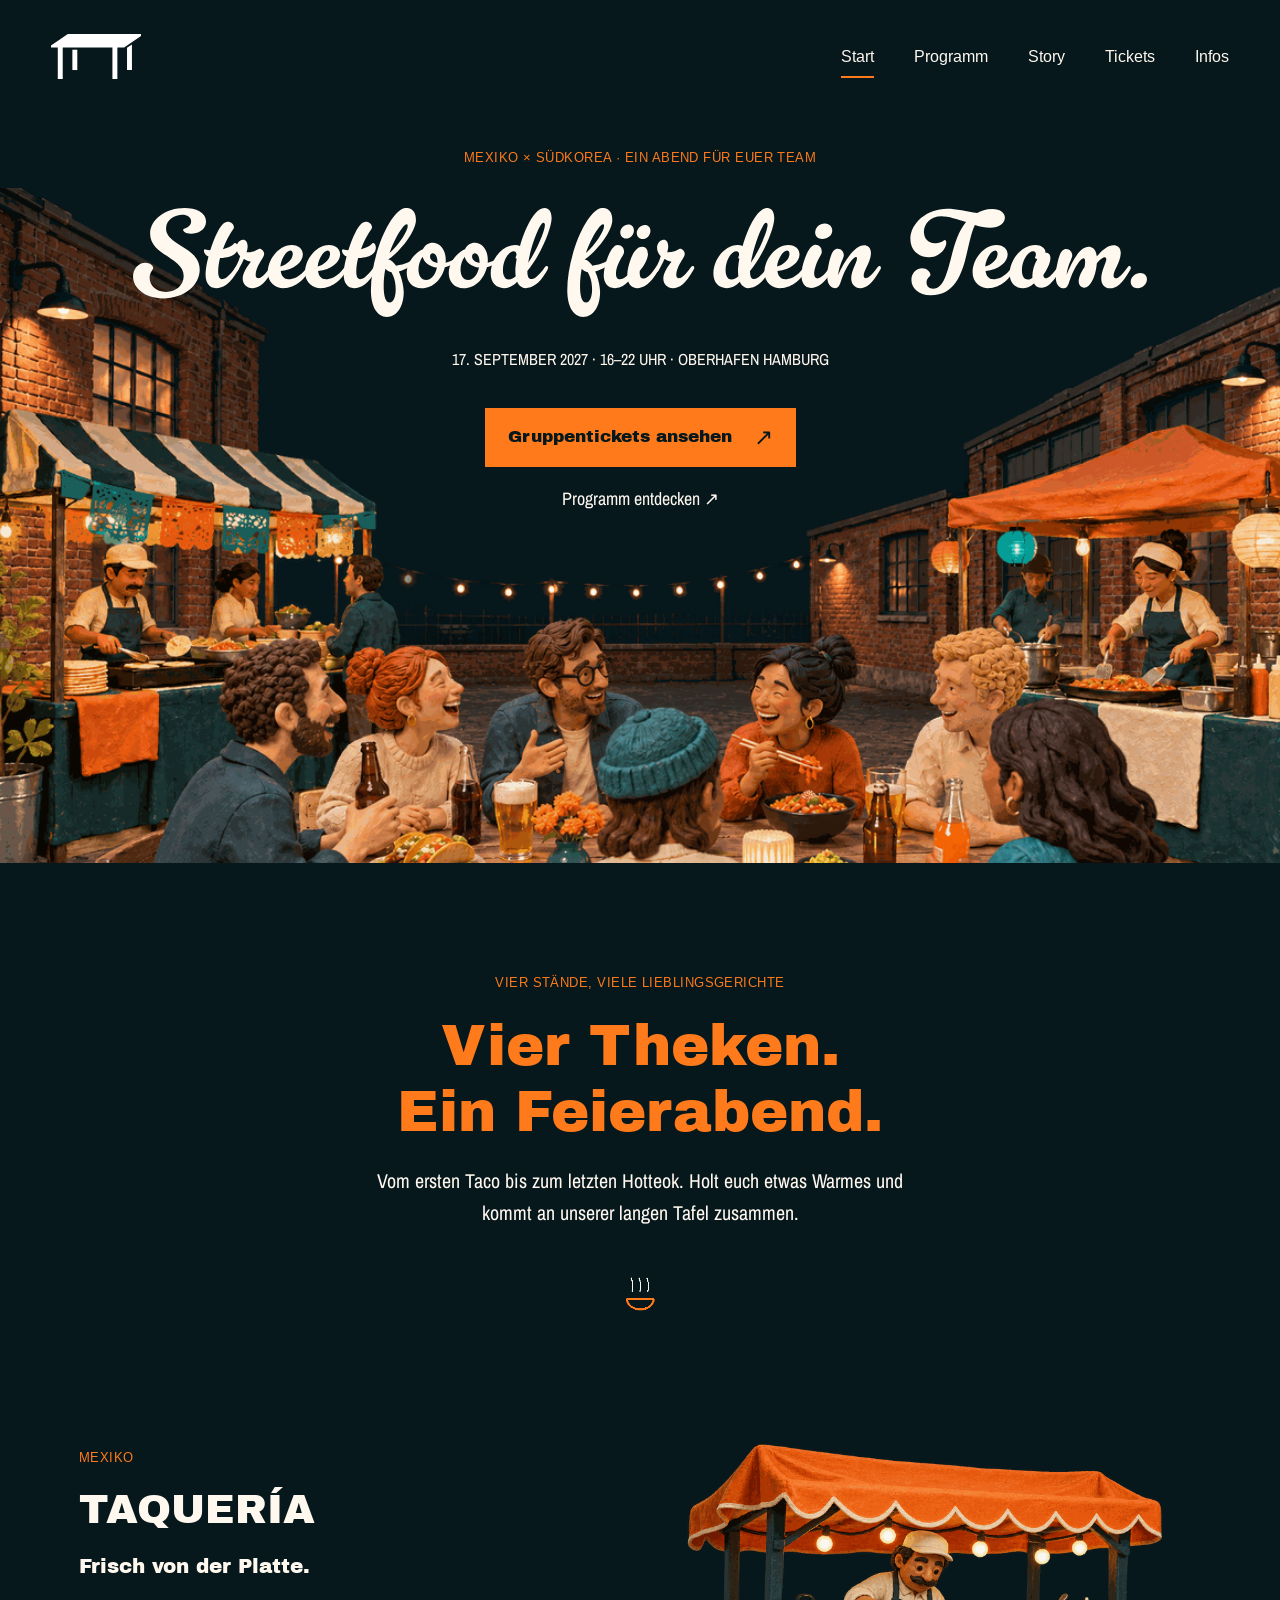
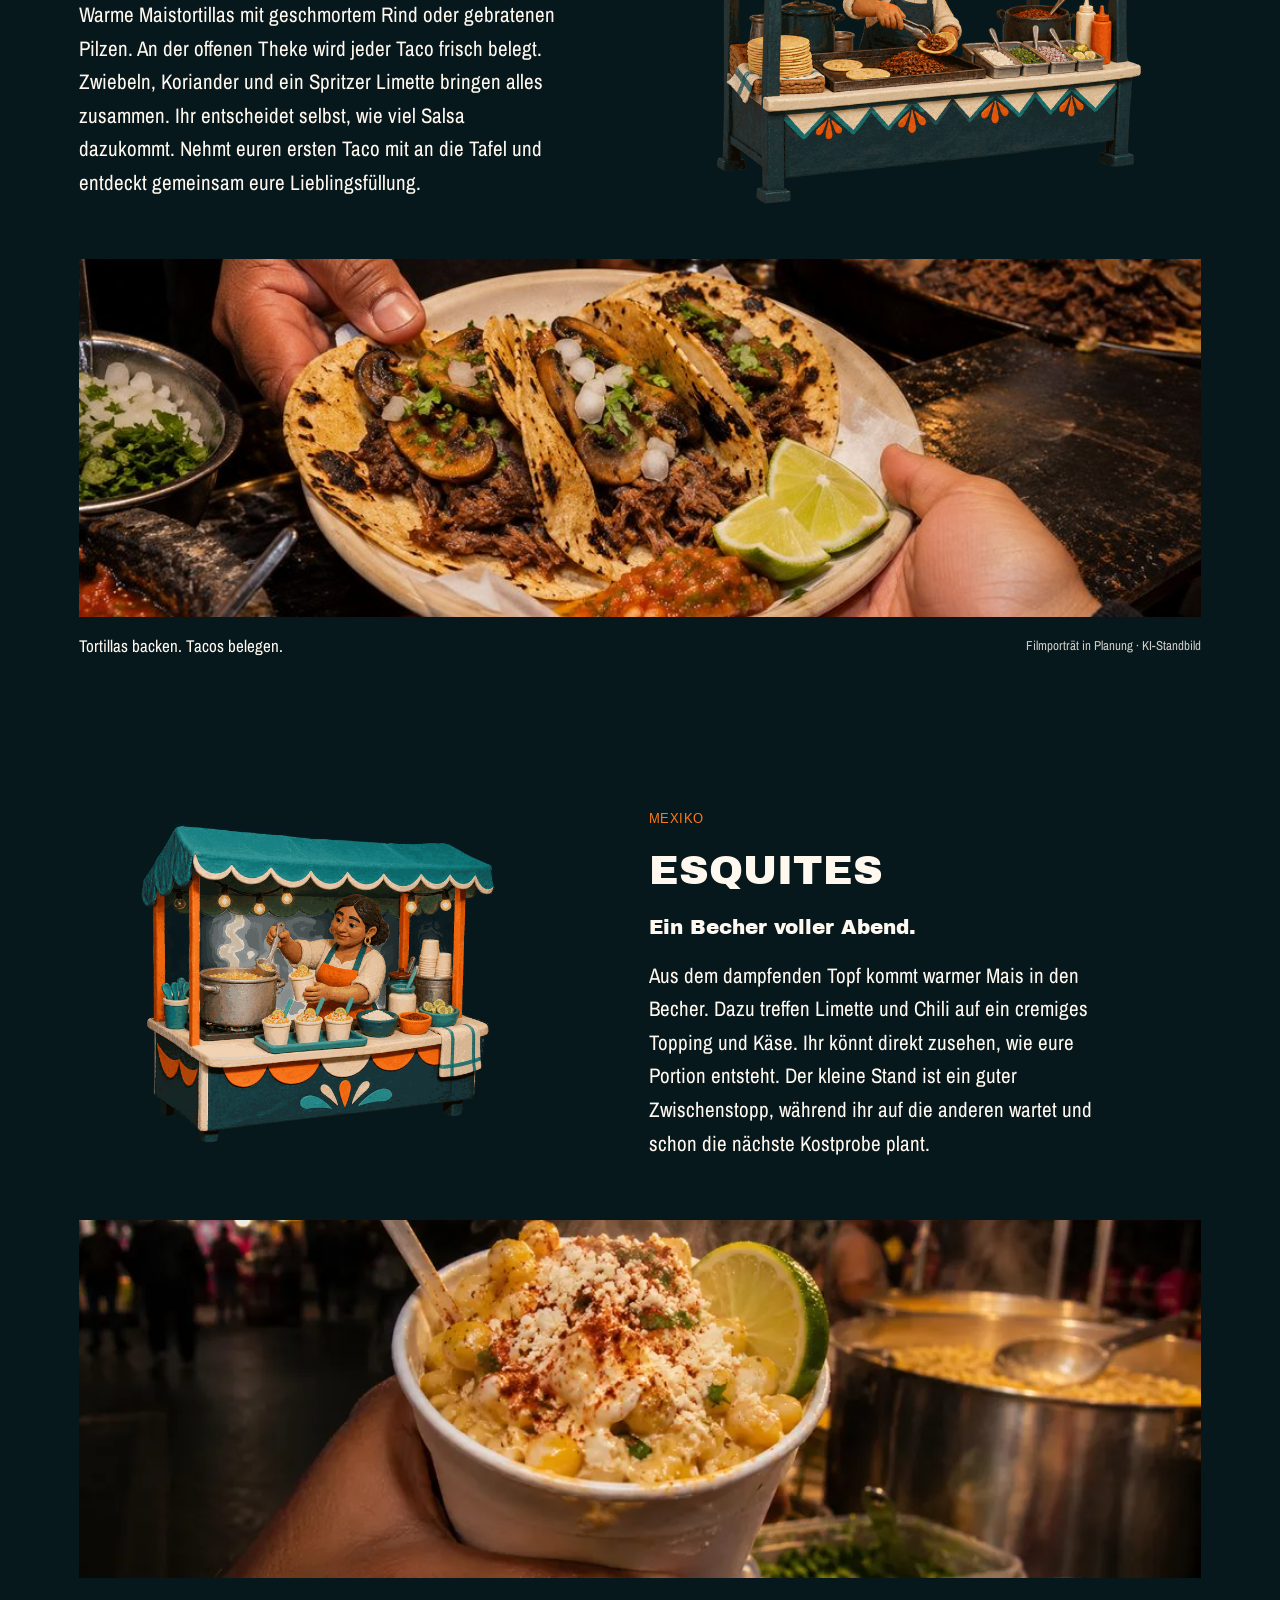
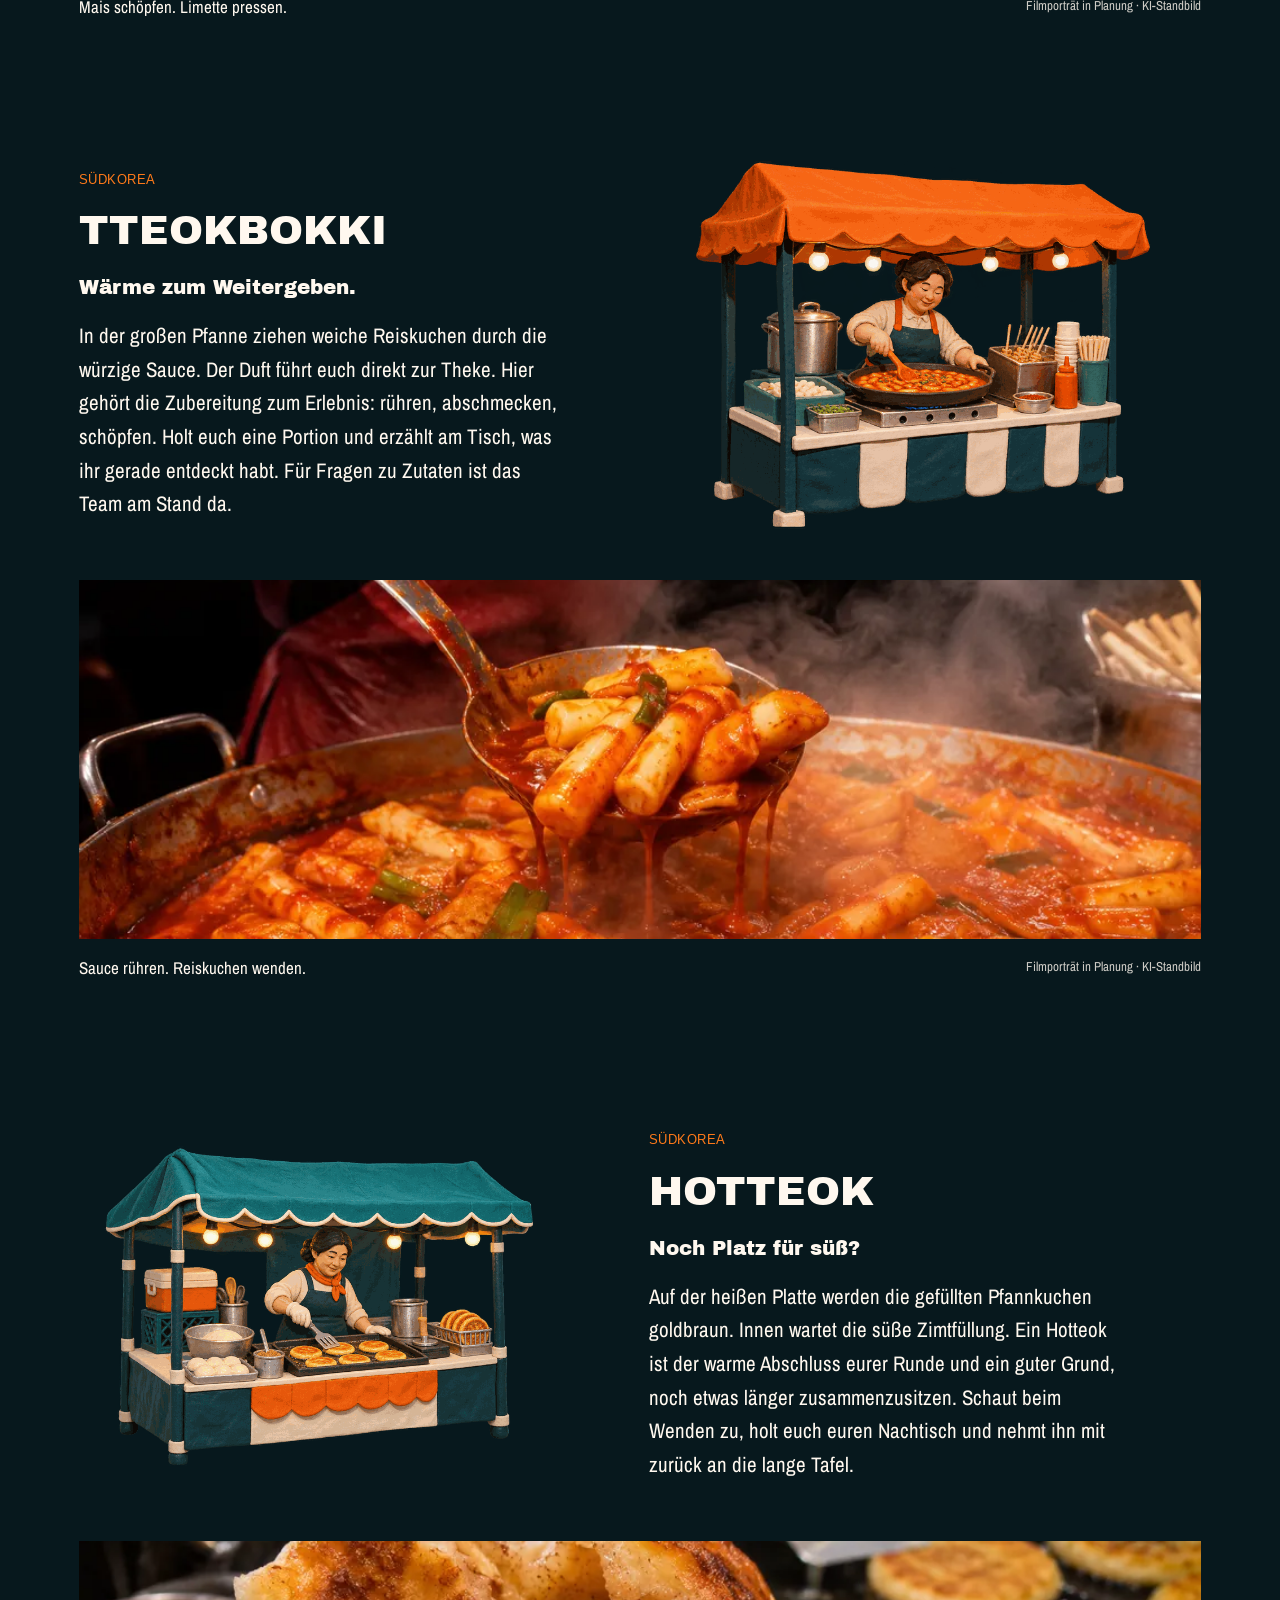
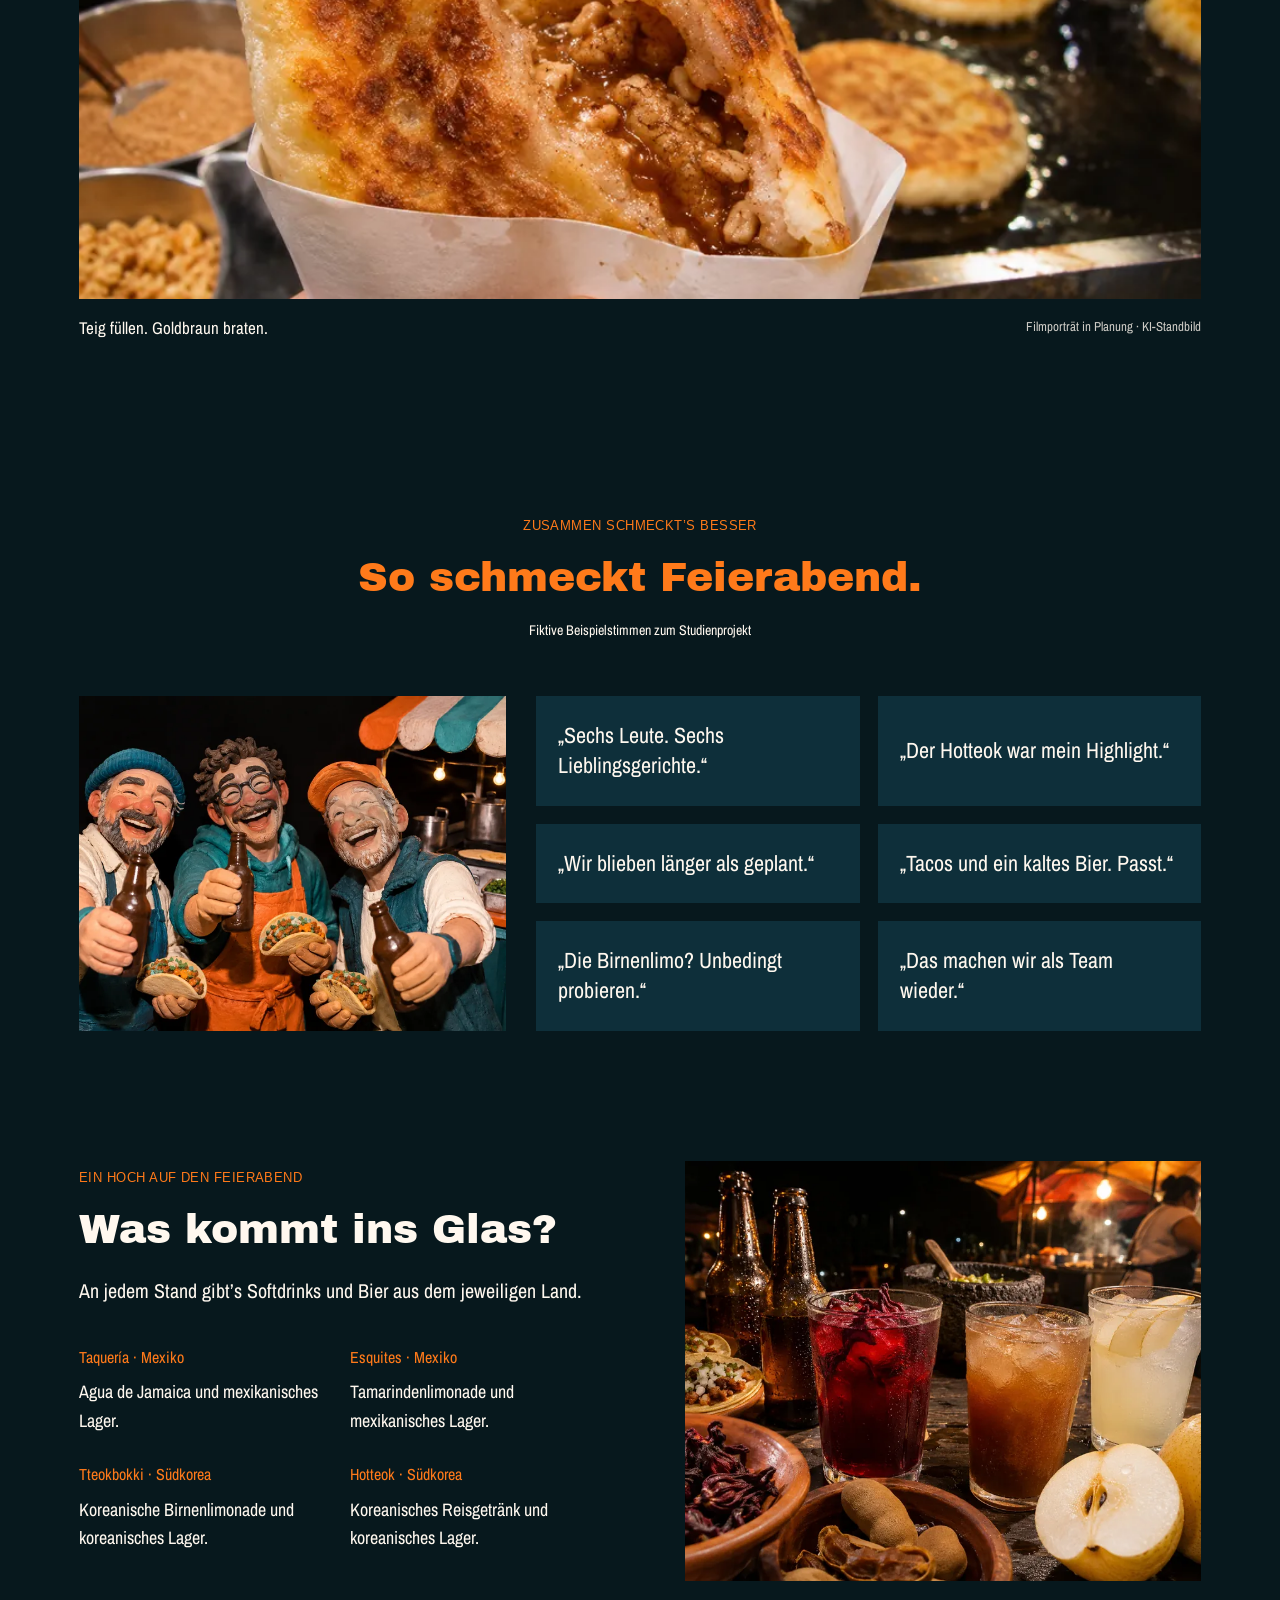
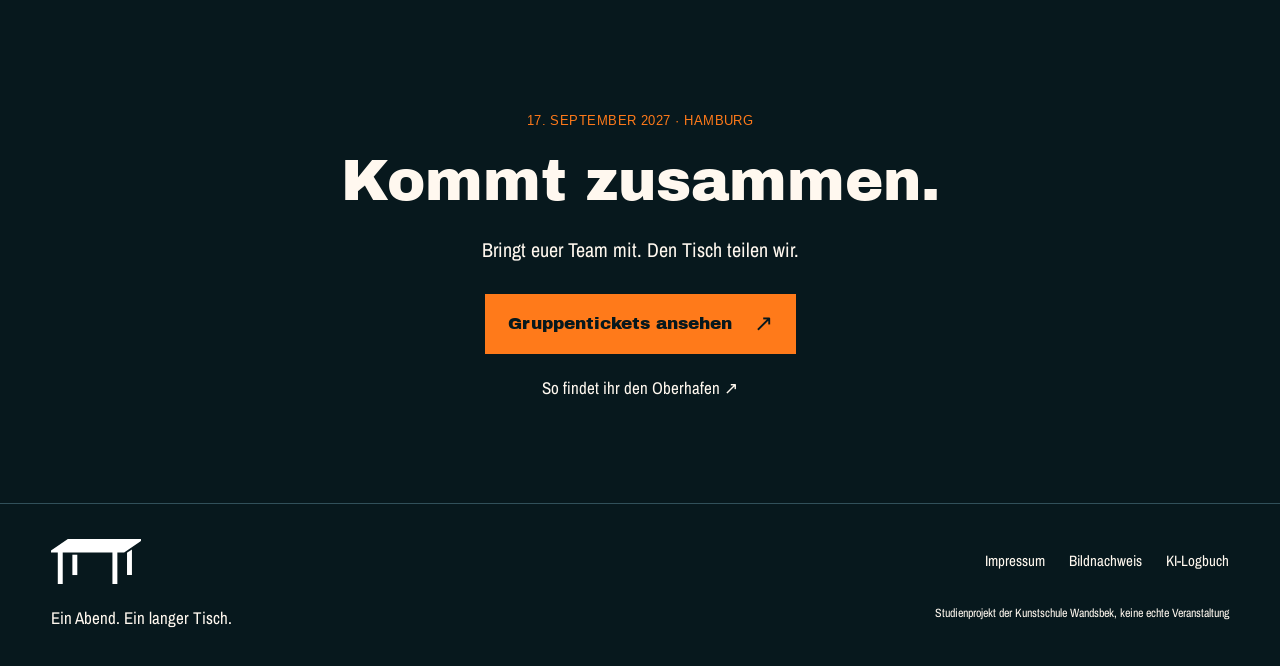
<file: index.html>
<!doctype html>
<html lang="de"><head><meta charset="utf-8"><meta name="viewport" content="width=device-width,initial-scale=1"><title>Tischwechsel – Streetfood für dein Team</title><meta name="description" content="Mexiko trifft Südkorea im Hamburger Oberhafen. Entdeckt vier Streetfood-Stände und plant euren Teamabend am 17. September 2027."><link rel="icon" href="images/favicon.png" type="image/png"><link rel="apple-touch-icon" sizes="180x180" href="images/apple-touch-icon.png"><link rel="stylesheet" href="css/style.css"><meta property="og:title" content="Tischwechsel – Streetfood für dein Team"><meta property="og:description" content="Mexiko trifft Südkorea im Hamburger Oberhafen. Entdeckt vier Streetfood-Stände und plant euren Teamabend am 17. September 2027."><meta property="og:image" content="https://tischwechsel-abendmarkt.tranquilhouse16.chatgpt.site/images/hero-abendmarkt.webp"><meta property="og:type" content="website"><meta property="og:url" content="https://tischwechsel-abendmarkt.tranquilhouse16.chatgpt.site/"><script type="application/ld+json">{"@context": "https://schema.org", "@type": "Event", "name": "Tischwechsel – Streetfood für dein Team", "startDate": "2027-09-17T16:00:00+02:00", "endDate": "2027-09-17T22:00:00+02:00", "location": {"@type": "Place", "name": "Oberhafenquartier Hamburg", "address": {"@type": "PostalAddress", "addressLocality": "Hamburg", "addressCountry": "DE"}}, "description": "Mexiko trifft Südkorea im Hamburger Oberhafen. Entdeckt vier Streetfood-Stände und plant euren Teamabend am 17. September 2027. Fiktives Studienprojekt.", "image": "https://tischwechsel-abendmarkt.tranquilhouse16.chatgpt.site/images/hero-abendmarkt.webp"}</script><script src="js/site.js" defer></script></head><body><a class="skip-link" href="#inhalt">Zum Inhalt springen</a><header class="site-header"><a href="index.html" class="brand" aria-label="Tischwechsel – Startseite"><img src="images/logo.svg" alt="Tischwechsel" width="6184" height="3097" class=""></a><button class="menu-toggle" aria-expanded="false" aria-controls="hauptnavigation" hidden>Menü <span aria-hidden="true">+</span></button><nav id="hauptnavigation" aria-label="Hauptnavigation"><a href="index.html" aria-current="page">Start</a><a href="programm.html">Programm</a><a href="story.html">Story</a><a href="tickets.html">Tickets</a><a href="infos.html">Infos</a></nav></header><main id="inhalt" tabindex="-1"><section class="hero" aria-label="Willkommen beim Abendmarkt"><div class="hero-art" aria-hidden="true"><img src="images/hero-hintergrund.png" alt="" width="1200" height="675" class="parallax-layer layer-0"><img src="images/hero-staende.png" alt="" width="1200" height="675" class="parallax-layer layer-1"><img src="images/hero-tafel.png" alt="" width="1200" height="675" class="parallax-layer layer-2"><img src="images/hero-vordergrund.png" alt="" width="1200" height="675" class="parallax-layer layer-3"></div><div class="hero-copy"><p class="eyebrow">Mexiko × Südkorea · Ein Abend für euer Team</p><h1 class="hero-title"><img src="images/streetfood.svg" alt="Streetfood für dein Team." width="10874" height="1174" class=""></h1><p class="event-date"><time datetime="2027-09-17">17. September 2027</time> · <time datetime="2027-09-17T16:00:00+02:00">16</time>–<time datetime="2027-09-17T22:00:00+02:00">22 Uhr</time> · Oberhafen Hamburg</p><a class="button" href="tickets.html">Gruppentickets ansehen<span aria-hidden="true">↗</span></a><a class="text-link" href="programm.html">Programm entdecken ↗</a></div></section><section class="market-intro"><p class="eyebrow">Vier Stände, viele Lieblingsgerichte</p><h2>Vier Theken.<br>Ein Feierabend.</h2><p>Vom ersten Taco bis zum letzten Hotteok. Holt euch etwas Warmes und kommt an unserer langen Tafel zusammen.</p><picture class="steam"><source media="(prefers-reduced-motion: reduce)" srcset="images/dampf-statisch.png"><img src="images/dampf.gif" alt="" width="80" height="80" class="" loading="lazy"></picture></section><section class="stand-section " id="taqueria"><div class="stand-layout"><div class="stand-copy"><p class="eyebrow">Mexiko</p><h2>Taquería</h2><h3>Frisch von der Platte.</h3><p>Warme Maistortillas mit geschmortem Rind oder gebratenen Pilzen. An der offenen Theke wird jeder Taco frisch belegt. Zwiebeln, Koriander und ein Spritzer Limette bringen alles zusammen. Ihr entscheidet selbst, wie viel Salsa dazukommt. Nehmt euren ersten Taco mit an die Tafel und entdeckt gemeinsam eure Lieblingsfüllung.</p></div><img src="images/stand-taqueria.png" alt="Clay-Modell des Taquería-Stands mit offener Theke" width="1200" height="800" class="stand-image reveal" loading="lazy"></div><figure class="food-figure reveal"><img src="images/food-tacos.jpg" alt="Nahaufnahme der Zubereitung von Taquería" width="1200" height="800" class="" loading="lazy"><figcaption><span>Tortillas backen. Tacos belegen.</span><span class="film-note">Filmporträt in Planung · KI-Standbild</span></figcaption></figure></section><section class="stand-section reverse" id="esquites"><div class="stand-layout"><div class="stand-copy"><p class="eyebrow">Mexiko</p><h2>Esquites</h2><h3>Ein Becher voller Abend.</h3><p>Aus dem dampfenden Topf kommt warmer Mais in den Becher. Dazu treffen Limette und Chili auf ein cremiges Topping und Käse. Ihr könnt direkt zusehen, wie eure Portion entsteht. Der kleine Stand ist ein guter Zwischenstopp, während ihr auf die anderen wartet und schon die nächste Kostprobe plant.</p></div><img src="images/stand-esquites.png" alt="Clay-Modell des Esquites-Stands mit offener Theke" width="1200" height="800" class="stand-image reveal" loading="lazy"></div><figure class="food-figure reveal"><img src="images/food-esquites.webp" alt="Nahaufnahme der Zubereitung von Esquites" width="1200" height="800" class="" loading="lazy"><figcaption><span>Mais schöpfen. Limette pressen.</span><span class="film-note">Filmporträt in Planung · KI-Standbild</span></figcaption></figure></section><section class="stand-section " id="tteokbokki"><div class="stand-layout"><div class="stand-copy"><p class="eyebrow">Südkorea</p><h2>Tteokbokki</h2><h3>Wärme zum Weitergeben.</h3><p>In der großen Pfanne ziehen weiche Reiskuchen durch die würzige Sauce. Der Duft führt euch direkt zur Theke. Hier gehört die Zubereitung zum Erlebnis: rühren, abschmecken, schöpfen. Holt euch eine Portion und erzählt am Tisch, was ihr gerade entdeckt habt. Für Fragen zu Zutaten ist das Team am Stand da.</p></div><img src="images/stand-tteokbokki.png" alt="Clay-Modell des Tteokbokki-Stands mit offener Theke" width="1200" height="800" class="stand-image reveal" loading="lazy"></div><figure class="food-figure reveal"><img src="images/food-tteokbokki.webp" alt="Nahaufnahme der Zubereitung von Tteokbokki" width="1200" height="800" class="" loading="lazy"><figcaption><span>Sauce rühren. Reiskuchen wenden.</span><span class="film-note">Filmporträt in Planung · KI-Standbild</span></figcaption></figure></section><section class="stand-section reverse" id="hotteok"><div class="stand-layout"><div class="stand-copy"><p class="eyebrow">Südkorea</p><h2>Hotteok</h2><h3>Noch Platz für süß?</h3><p>Auf der heißen Platte werden die gefüllten Pfannkuchen goldbraun. Innen wartet die süße Zimtfüllung. Ein Hotteok ist der warme Abschluss eurer Runde und ein guter Grund, noch etwas länger zusammenzusitzen. Schaut beim Wenden zu, holt euch euren Nachtisch und nehmt ihn mit zurück an die lange Tafel.</p></div><img src="images/stand-hotteok.png" alt="Clay-Modell des Hotteok-Stands mit offener Theke" width="1200" height="800" class="stand-image reveal" loading="lazy"></div><figure class="food-figure reveal"><img src="images/food-hotteok.webp" alt="Nahaufnahme der Zubereitung von Hotteok" width="1200" height="800" class="" loading="lazy"><figcaption><span>Teig füllen. Goldbraun braten.</span><span class="film-note">Filmporträt in Planung · KI-Standbild</span></figcaption></figure></section><section class="love"><p class="eyebrow">Zusammen schmeckt’s besser</p><h2>So schmeckt Feierabend.</h2><p class="disclosure">Fiktive Beispielstimmen zum Studienprojekt</p><div class="love-grid"><img src="images/gaeste-bier-und-tacos.webp" alt="Drei fröhliche erwachsene Clay-Gäste halten Bier und Tacos in die Kamera" width="1200" height="800" class="love-photo" loading="lazy"><div class="quotes"><blockquote class="reveal"><p>„Sechs Leute. Sechs Lieblingsgerichte.“</p></blockquote><blockquote class="reveal"><p>„Der Hotteok war mein Highlight.“</p></blockquote><blockquote class="reveal"><p>„Wir blieben länger als geplant.“</p></blockquote><blockquote class="reveal"><p>„Tacos und ein kaltes Bier. Passt.“</p></blockquote><blockquote class="reveal"><p>„Die Birnenlimo? Unbedingt probieren.“</p></blockquote><blockquote class="reveal"><p>„Das machen wir als Team wieder.“</p></blockquote></div></div></section><section class="drinks"><div><p class="eyebrow">Ein Hoch auf den Feierabend</p><h2>Was kommt ins Glas?</h2><p>An jedem Stand gibt’s Softdrinks und Bier aus dem jeweiligen Land.</p><dl><dt>Taquería · Mexiko</dt><dd>Agua de Jamaica und mexikanisches Lager.</dd><dt>Esquites · Mexiko</dt><dd>Tamarindenlimonade und mexikanisches Lager.</dd><dt>Tteokbokki · Südkorea</dt><dd>Koreanische Birnenlimonade und koreanisches Lager.</dd><dt>Hotteok · Südkorea</dt><dd>Koreanisches Reisgetränk und koreanisches Lager.</dd></dl></div><img src="images/getraenke.webp" alt="Bier und verschiedene Softdrinks auf einem dunklen Markttisch" width="1200" height="800" class="reveal" loading="lazy"></section><section class="closing"><p class="eyebrow">17. September 2027 · Hamburg</p><h2>Kommt zusammen.</h2><p>Bringt euer Team mit. Den Tisch teilen wir.</p><a class="button" href="tickets.html">Gruppentickets ansehen<span aria-hidden="true">↗</span></a><a class="text-link" href="infos.html#anfahrt">So findet ihr den Oberhafen ↗</a></section></main><footer class="site-footer"><a class="brand" href="index.html"><img src="images/logo.svg" alt="Tischwechsel" width="6184" height="3097" class="" loading="lazy"> </a><p>Ein Abend. Ein langer Tisch.</p><div><a href="infos.html#impressum">Impressum</a><a href="infos.html#bildnachweis">Bildnachweis</a><a href="logbuch.pdf">KI-Logbuch</a></div><small>Studienprojekt der Kunstschule Wandsbek, keine echte Veranstaltung</small></footer></body></html>
</file>
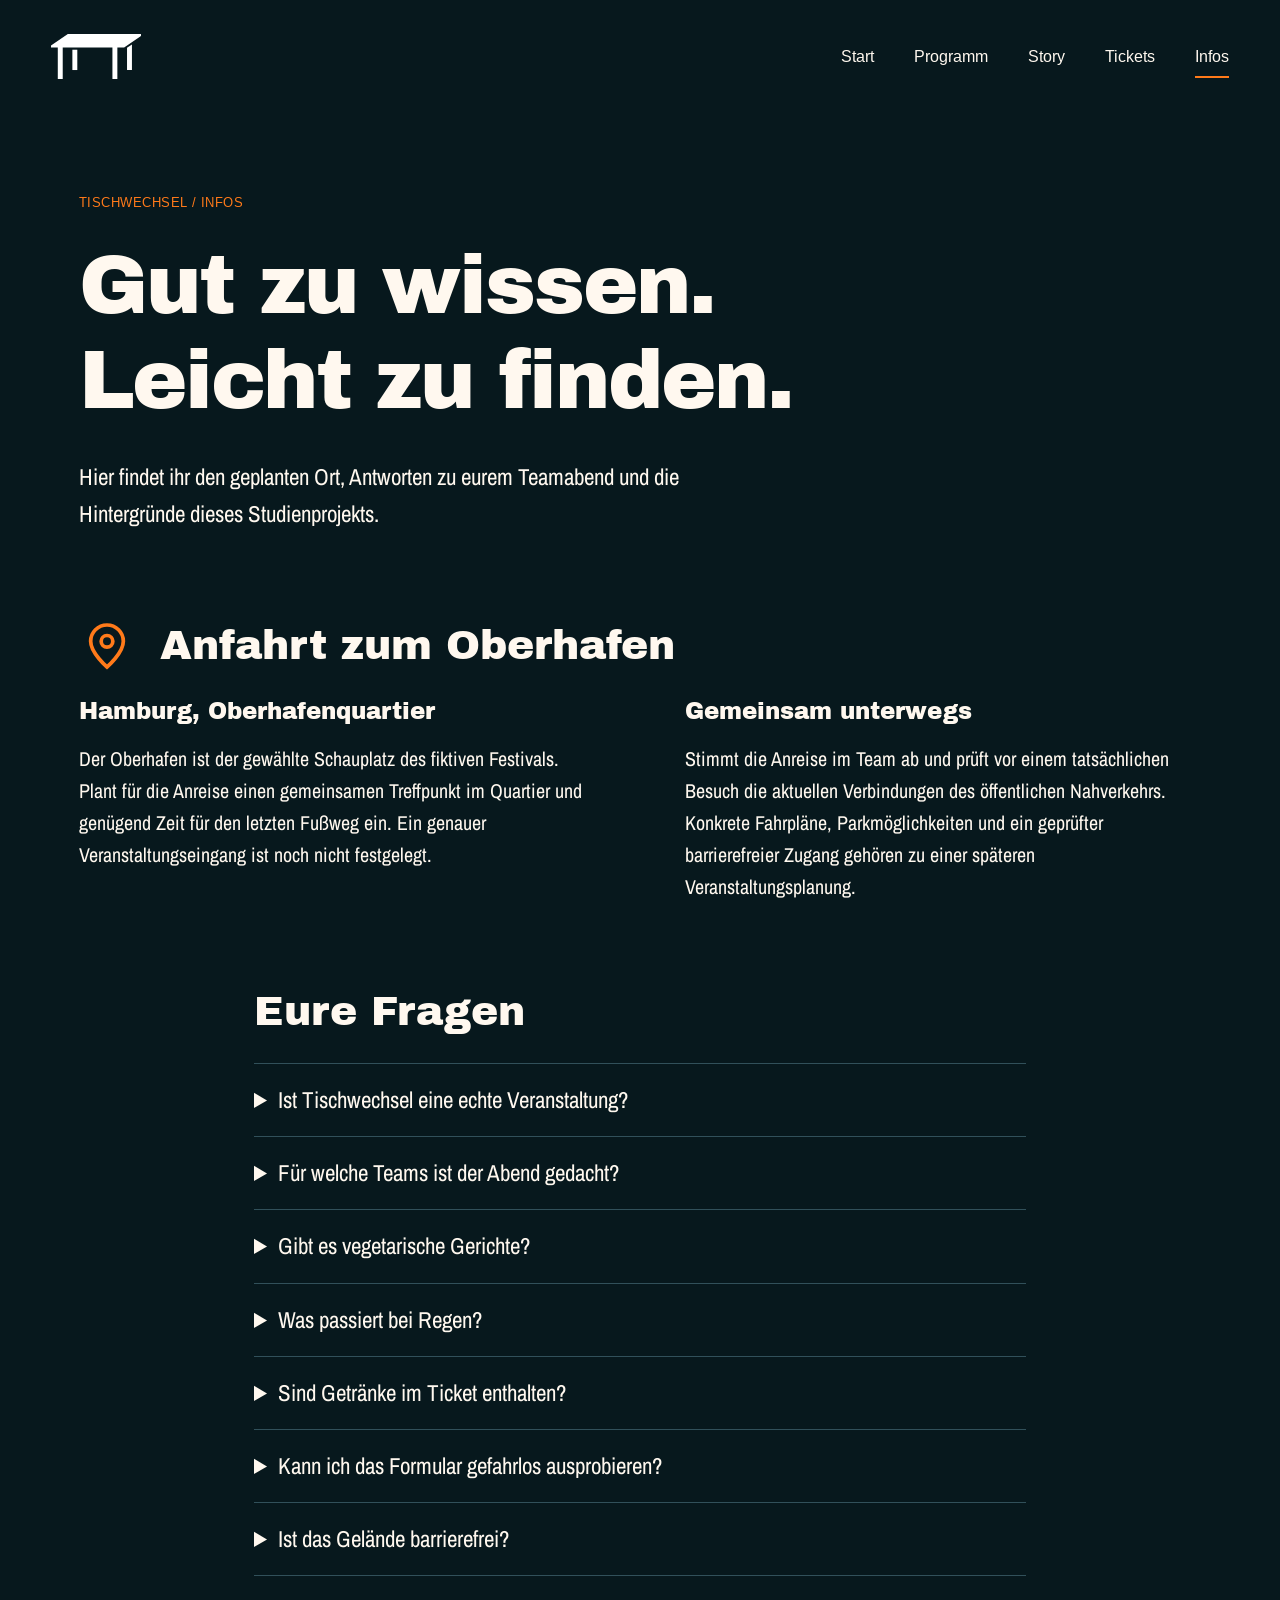
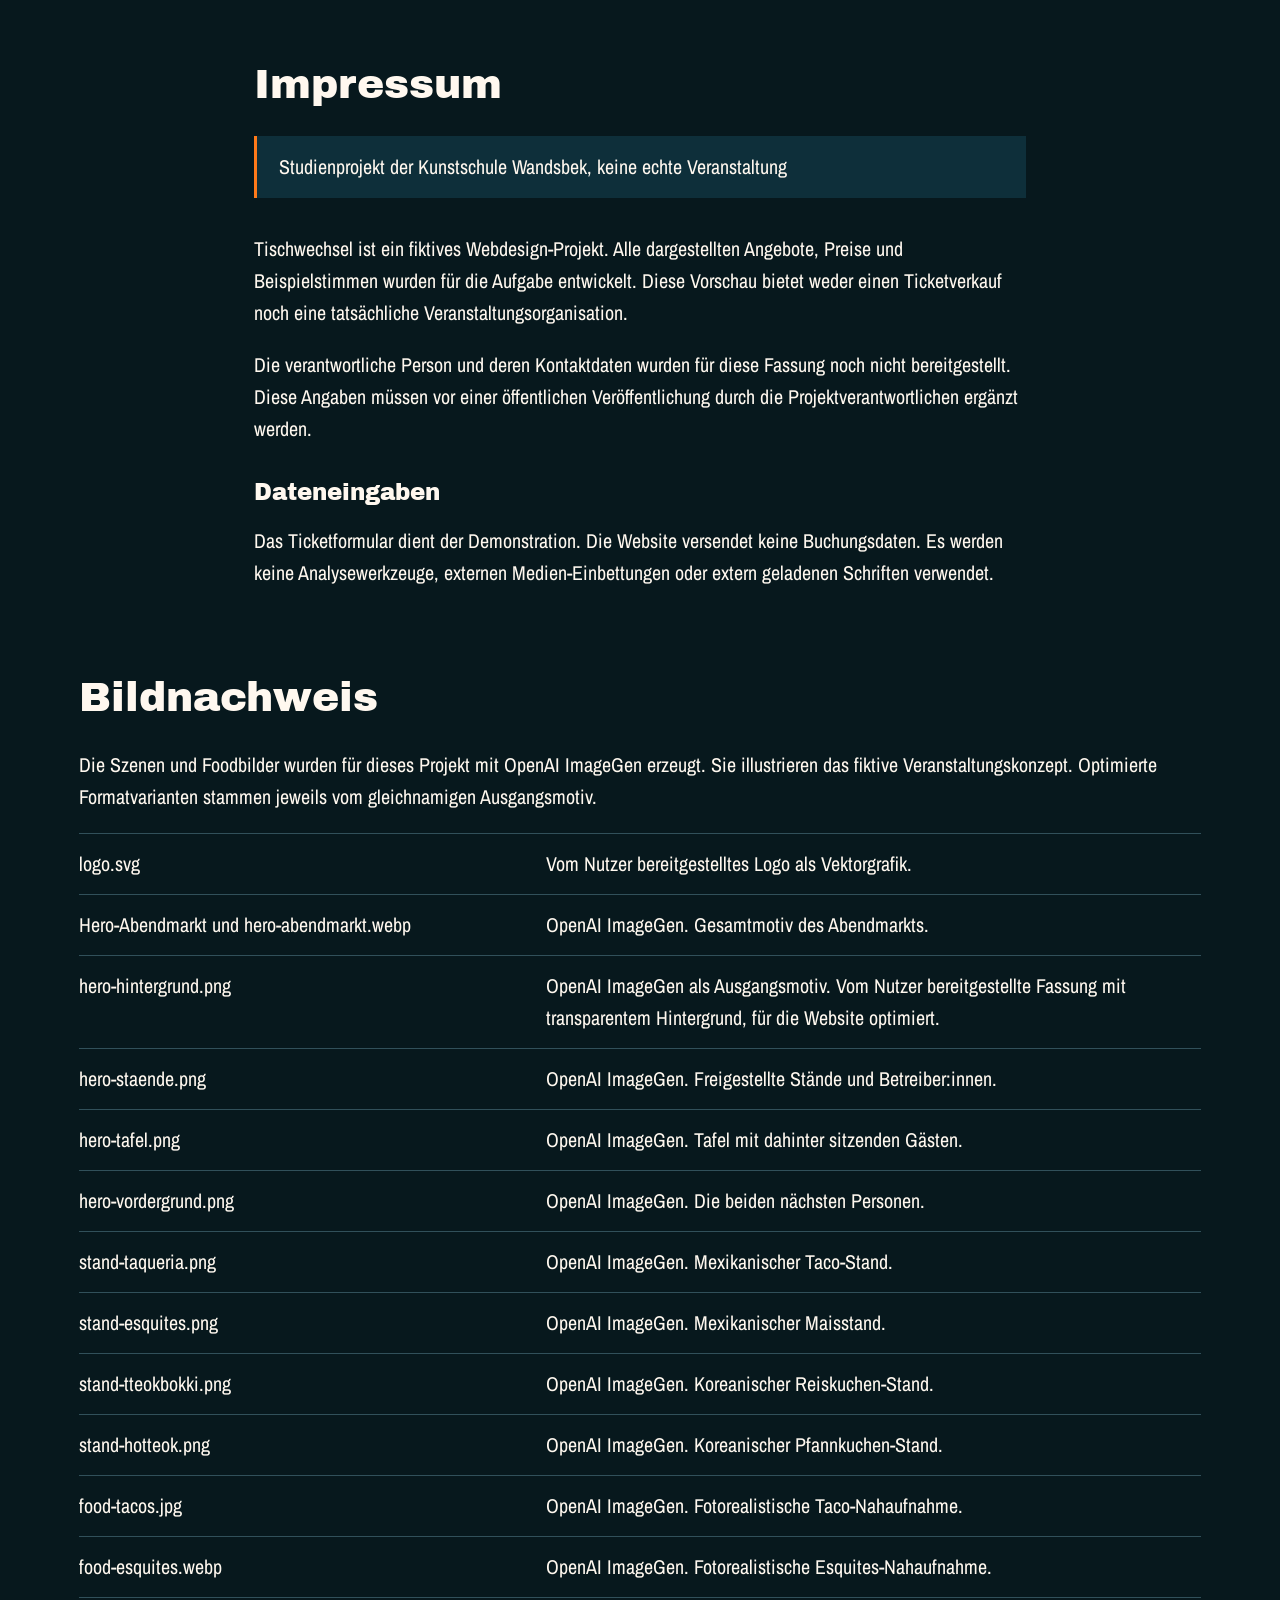
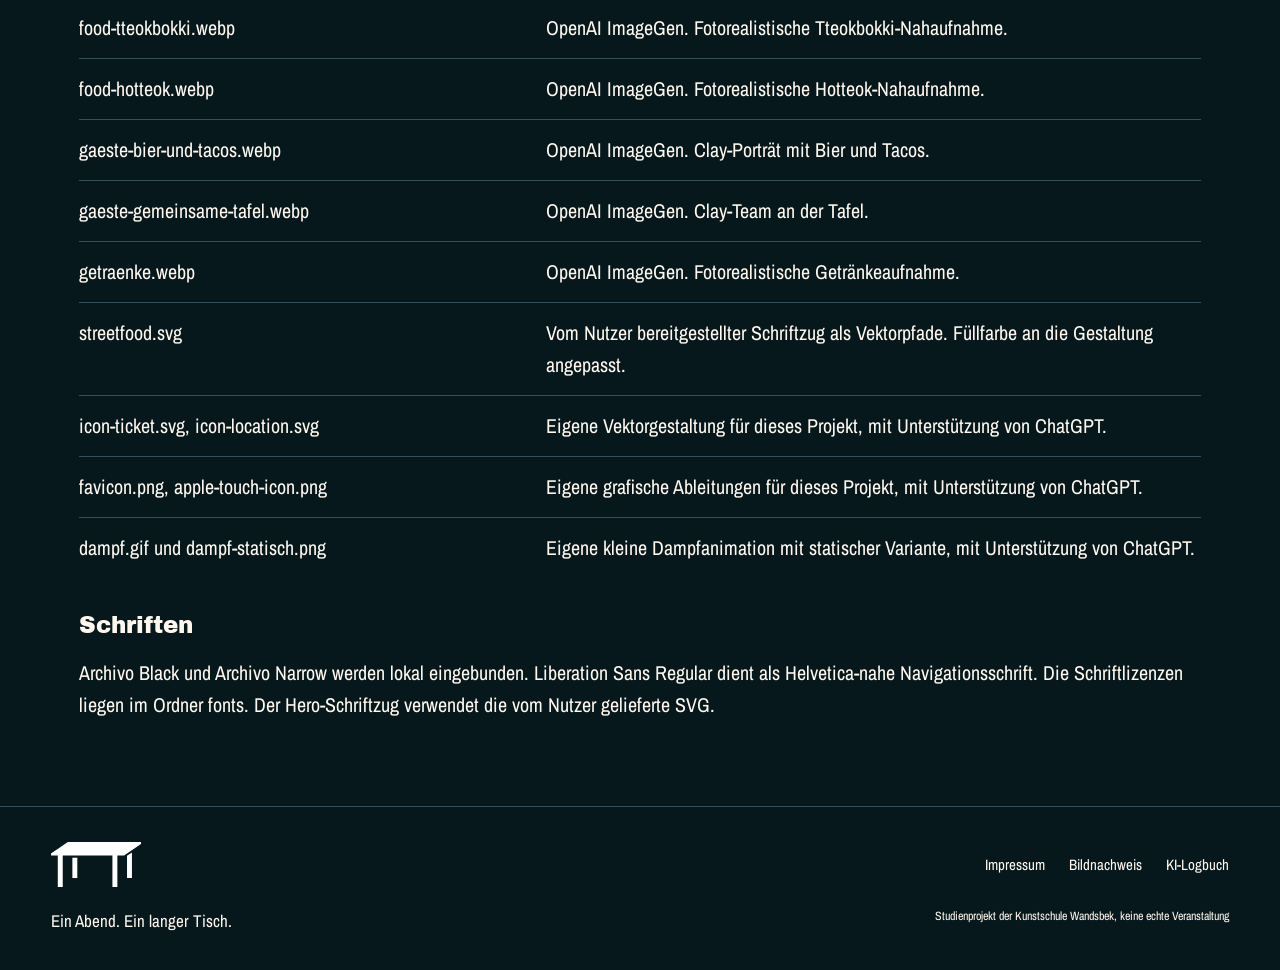
<file: infos.html>
<!doctype html>
<html lang="de"><head><meta charset="utf-8"><meta name="viewport" content="width=device-width,initial-scale=1"><title>Anfahrt und Fragen – Tischwechsel Hamburg</title><meta name="description" content="Alle Informationen zu Anfahrt, Essen und Organisation bei Tischwechsel. Dazu FAQ, Impressum und Bildnachweise des fiktiven Studienprojekts."><link rel="icon" href="images/favicon.png" type="image/png"><link rel="apple-touch-icon" sizes="180x180" href="images/apple-touch-icon.png"><link rel="stylesheet" href="css/style.css"><script src="js/site.js" defer></script></head><body><a class="skip-link" href="#inhalt">Zum Inhalt springen</a><header class="site-header"><a href="index.html" class="brand" aria-label="Tischwechsel – Startseite"><img src="images/logo.svg" alt="Tischwechsel" width="6184" height="3097" class=""></a><button class="menu-toggle" aria-expanded="false" aria-controls="hauptnavigation" hidden>Menü <span aria-hidden="true">+</span></button><nav id="hauptnavigation" aria-label="Hauptnavigation"><a href="index.html">Start</a><a href="programm.html">Programm</a><a href="story.html">Story</a><a href="tickets.html">Tickets</a><a href="infos.html" aria-current="page">Infos</a></nav></header><main id="inhalt" tabindex="-1"><section class="page-intro"><p class="eyebrow">Tischwechsel / Infos</p><h1>Gut zu wissen.<br>Leicht zu finden.</h1><p>Hier findet ihr den geplanten Ort, Antworten zu eurem Teamabend und die Hintergründe dieses Studienprojekts.</p></section><section class="content-section" id="anfahrt"><div class="info-heading"><img src="images/icon-location.svg" alt="" width="56" height="56" class="" loading="lazy"><h2>Anfahrt zum Oberhafen</h2></div><div class="two-columns"><div><h3>Hamburg, Oberhafenquartier</h3><p>Der Oberhafen ist der gewählte Schauplatz des fiktiven Festivals. Plant für die Anreise einen gemeinsamen Treffpunkt im Quartier und genügend Zeit für den letzten Fußweg ein. Ein genauer Veranstaltungseingang ist noch nicht festgelegt.</p></div><div><h3>Gemeinsam unterwegs</h3><p>Stimmt die Anreise im Team ab und prüft vor einem tatsächlichen Besuch die aktuellen Verbindungen des öffentlichen Nahverkehrs. Konkrete Fahrpläne, Parkmöglichkeiten und ein geprüfter barrierefreier Zugang gehören zu einer späteren Veranstaltungsplanung.</p></div></div></section><section class="content-section narrow" id="faq"><h2>Eure Fragen</h2><details><summary>Ist Tischwechsel eine echte Veranstaltung?</summary><p>Tischwechsel ist ein fiktives Studienprojekt der Kunstschule Wandsbek. Termin, Preise, Programm und Buchungsablauf dienen der Gestaltung dieser Website. Es werden keine Tickets verkauft.</p></details><details><summary>Für welche Teams ist der Abend gedacht?</summary><p>Das Konzept richtet sich an erwachsene Firmen-Teams, die einen gemeinsamen Feierabend verbringen möchten. Die Beispielpakete beginnen bei vier Personen. Das Demoformular lässt Gruppen bis 80 Personen zu.</p></details><details><summary>Gibt es vegetarische Gerichte?</summary><p>Die Taquería ist mit einer Pilzfüllung geplant. Auch weitere Gerichte enthalten pflanzliche Zutaten. Genaue Rezepturen und Angaben zu Allergenen müssten für eine echte Veranstaltung mit den Betreiber:innen abgestimmt werden.</p></details><details><summary>Was passiert bei Regen?</summary><p>Die Standmodelle zeigen überdachte Arbeitsbereiche. Ein vollständig wetterfestes Besucherkonzept ist für dieses Studienprojekt nicht festgelegt. Eine echte Veranstaltung müsste Schutzbereiche und aktuelle Wetterinformationen ergänzen.</p></details><details><summary>Sind Getränke im Ticket enthalten?</summary><p>Das fiktive Paket Lange Tafel enthält zwei Getränke pro Person. Beim Paket Marktrunde werden Getränke separat bestellt. Jeder Stand bietet Softdrinks und Bier aus dem jeweiligen Land an.</p></details><details><summary>Kann ich das Formular gefahrlos ausprobieren?</summary><p>Verwendet Beispieldaten. Die JavaScript-Demo verarbeitet Eingaben nur im Browser und verwirft sie nach dem Abschluss. Es werden keine Buchungsdaten an einen Server übermittelt.</p></details><details><summary>Ist das Gelände barrierefrei?</summary><p>Für das fiktive Event liegt keine geprüfte Geländebegehung vor. Die konkrete Zugänglichkeit von Wegen, Toiletten und Eingängen müsste vor einer echten Buchung geklärt werden. Die Website selbst wird für Tastaturbedienung und verschiedene Bildschirmgrößen ausgelegt.</p></details></section><section class="content-section narrow" id="impressum"><h2>Impressum</h2><p class="notice">Studienprojekt der Kunstschule Wandsbek, keine echte Veranstaltung</p><p>Tischwechsel ist ein fiktives Webdesign-Projekt. Alle dargestellten Angebote, Preise und Beispielstimmen wurden für die Aufgabe entwickelt. Diese Vorschau bietet weder einen Ticketverkauf noch eine tatsächliche Veranstaltungsorganisation.</p><p>Die verantwortliche Person und deren Kontaktdaten wurden für diese Fassung noch nicht bereitgestellt. Diese Angaben müssen vor einer öffentlichen Veröffentlichung durch die Projektverantwortlichen ergänzt werden.</p><h3>Dateneingaben</h3><p>Das Ticketformular dient der Demonstration. Die Website versendet keine Buchungsdaten. Es werden keine Analysewerkzeuge, externen Medien-Einbettungen oder extern geladenen Schriften verwendet.</p></section><section class="content-section" id="bildnachweis"><h2>Bildnachweis</h2><p>Die Szenen und Foodbilder wurden für dieses Projekt mit OpenAI ImageGen erzeugt. Sie illustrieren das fiktive Veranstaltungskonzept. Optimierte Formatvarianten stammen jeweils vom gleichnamigen Ausgangsmotiv.</p><dl class="credits"><div><dt>logo.svg</dt><dd>Vom Nutzer bereitgestelltes Logo als Vektorgrafik.</dd></div><div><dt>Hero-Abendmarkt und hero-abendmarkt.webp</dt><dd>OpenAI ImageGen. Gesamtmotiv des Abendmarkts.</dd></div><div><dt>hero-hintergrund.png</dt><dd>OpenAI ImageGen als Ausgangsmotiv. Vom Nutzer bereitgestellte Fassung mit transparentem Hintergrund, für die Website optimiert.</dd></div><div><dt>hero-staende.png</dt><dd>OpenAI ImageGen. Freigestellte Stände und Betreiber:innen.</dd></div><div><dt>hero-tafel.png</dt><dd>OpenAI ImageGen. Tafel mit dahinter sitzenden Gästen.</dd></div><div><dt>hero-vordergrund.png</dt><dd>OpenAI ImageGen. Die beiden nächsten Personen.</dd></div><div><dt>stand-taqueria.png</dt><dd>OpenAI ImageGen. Mexikanischer Taco-Stand.</dd></div><div><dt>stand-esquites.png</dt><dd>OpenAI ImageGen. Mexikanischer Maisstand.</dd></div><div><dt>stand-tteokbokki.png</dt><dd>OpenAI ImageGen. Koreanischer Reiskuchen-Stand.</dd></div><div><dt>stand-hotteok.png</dt><dd>OpenAI ImageGen. Koreanischer Pfannkuchen-Stand.</dd></div><div><dt>food-tacos.jpg</dt><dd>OpenAI ImageGen. Fotorealistische Taco-Nahaufnahme.</dd></div><div><dt>food-esquites.webp</dt><dd>OpenAI ImageGen. Fotorealistische Esquites-Nahaufnahme.</dd></div><div><dt>food-tteokbokki.webp</dt><dd>OpenAI ImageGen. Fotorealistische Tteokbokki-Nahaufnahme.</dd></div><div><dt>food-hotteok.webp</dt><dd>OpenAI ImageGen. Fotorealistische Hotteok-Nahaufnahme.</dd></div><div><dt>gaeste-bier-und-tacos.webp</dt><dd>OpenAI ImageGen. Clay-Porträt mit Bier und Tacos.</dd></div><div><dt>gaeste-gemeinsame-tafel.webp</dt><dd>OpenAI ImageGen. Clay-Team an der Tafel.</dd></div><div><dt>getraenke.webp</dt><dd>OpenAI ImageGen. Fotorealistische Getränkeaufnahme.</dd></div><div><dt>streetfood.svg</dt><dd>Vom Nutzer bereitgestellter Schriftzug als Vektorpfade. Füllfarbe an die Gestaltung angepasst.</dd></div><div><dt>icon-ticket.svg, icon-location.svg</dt><dd>Eigene Vektorgestaltung für dieses Projekt, mit Unterstützung von ChatGPT.</dd></div><div><dt>favicon.png, apple-touch-icon.png</dt><dd>Eigene grafische Ableitungen für dieses Projekt, mit Unterstützung von ChatGPT.</dd></div><div><dt>dampf.gif und dampf-statisch.png</dt><dd>Eigene kleine Dampfanimation mit statischer Variante, mit Unterstützung von ChatGPT.</dd></div></dl><h3>Schriften</h3><p>Archivo Black und Archivo Narrow werden lokal eingebunden. Liberation Sans Regular dient als Helvetica-nahe Navigationsschrift. Die Schriftlizenzen liegen im Ordner fonts. Der Hero-Schriftzug verwendet die vom Nutzer gelieferte SVG.</p></section></main><footer class="site-footer"><a class="brand" href="index.html"><img src="images/logo.svg" alt="Tischwechsel" width="6184" height="3097" class="" loading="lazy"> </a><p>Ein Abend. Ein langer Tisch.</p><div><a href="infos.html#impressum">Impressum</a><a href="infos.html#bildnachweis">Bildnachweis</a><a href="logbuch.pdf">KI-Logbuch</a></div><small>Studienprojekt der Kunstschule Wandsbek, keine echte Veranstaltung</small></footer></body></html>
</file>
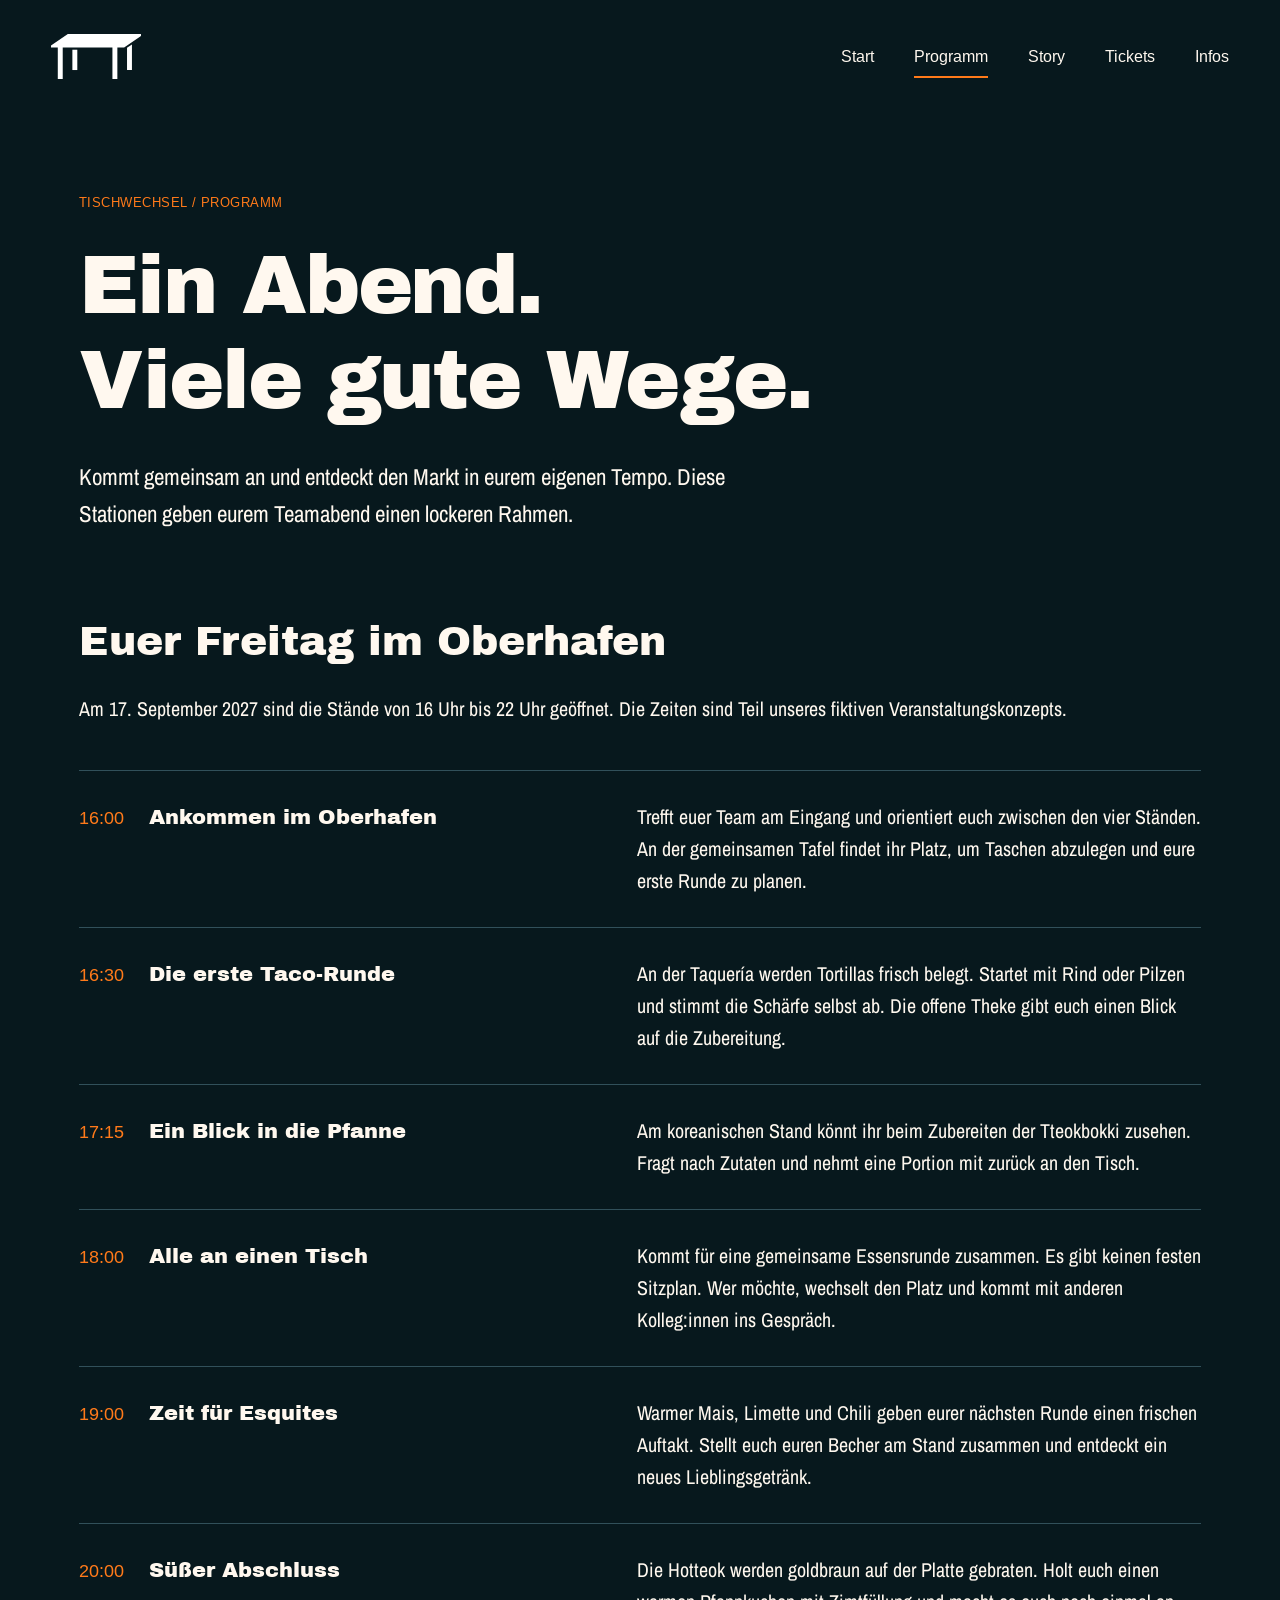
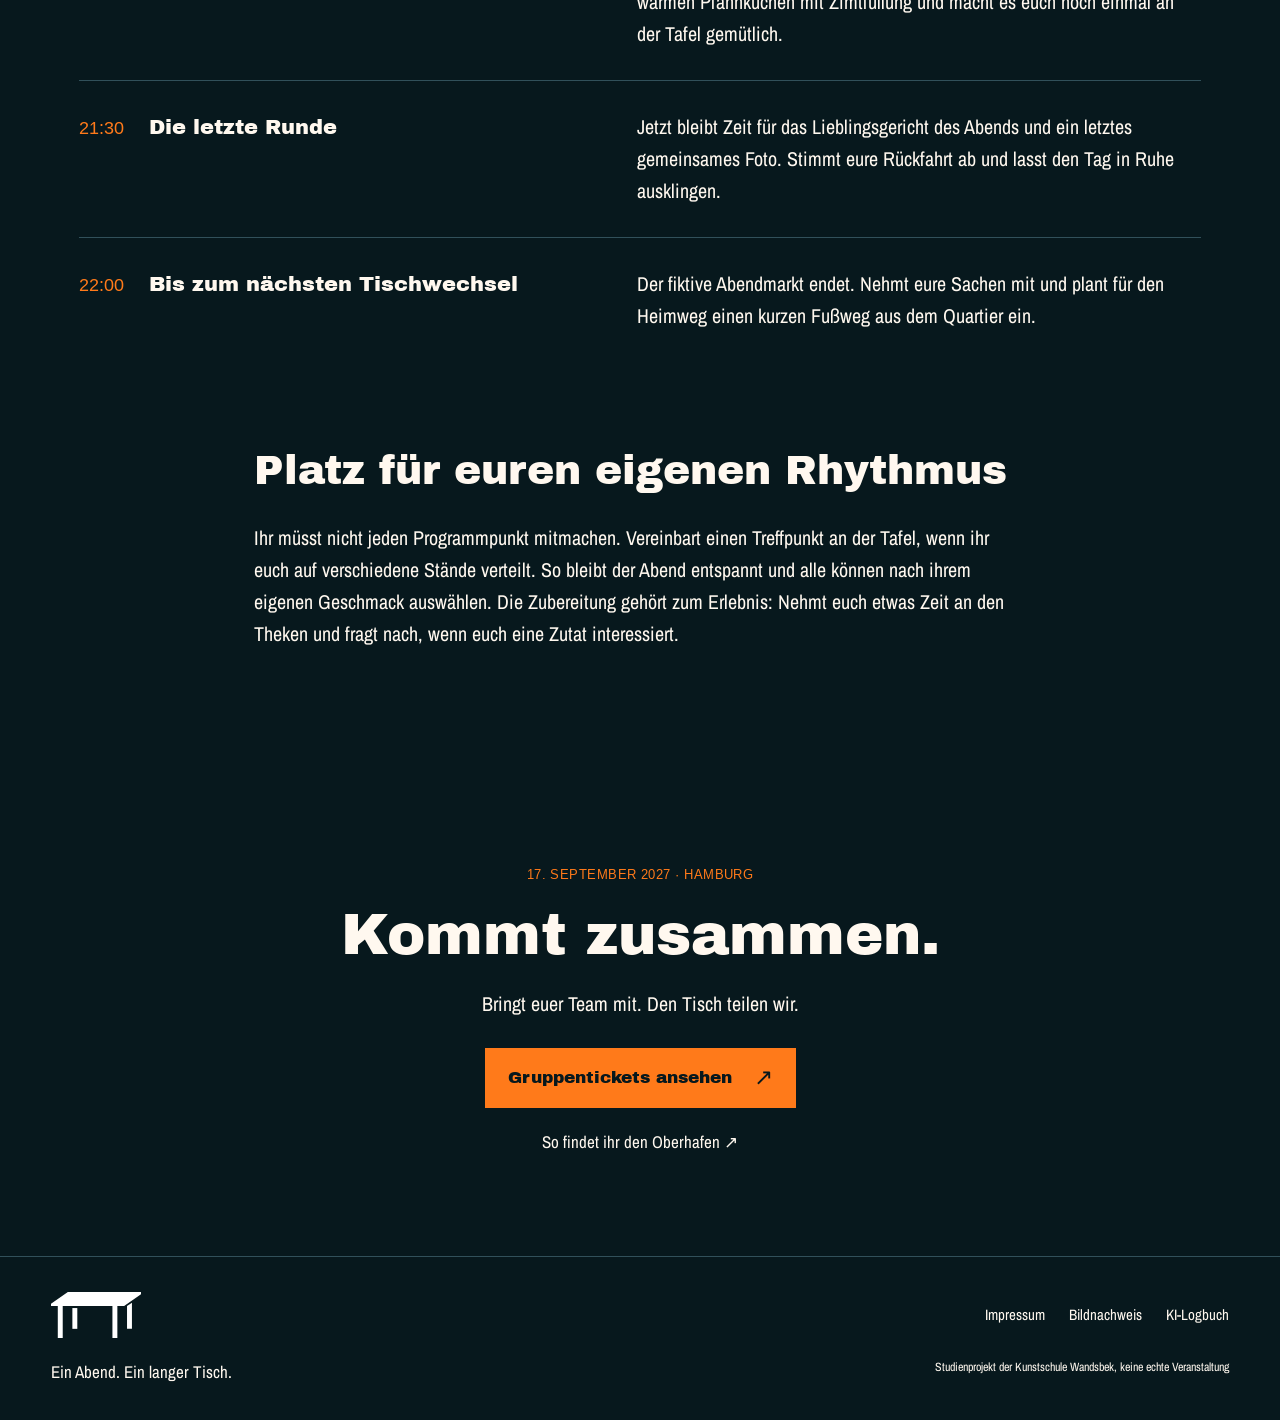
<file: programm.html>
<!doctype html>
<html lang="de"><head><meta charset="utf-8"><meta name="viewport" content="width=device-width,initial-scale=1"><title>Programm – Euer Abend bei Tischwechsel</title><meta name="description" content="Von den ersten Tacos bis zum süßen Hotteok: Entdeckt den Ablauf unseres Streetfood-Abendmarkts für Teams am 17. September 2027 in Hamburg."><link rel="icon" href="images/favicon.png" type="image/png"><link rel="apple-touch-icon" sizes="180x180" href="images/apple-touch-icon.png"><link rel="stylesheet" href="css/style.css"><script src="js/site.js" defer></script></head><body><a class="skip-link" href="#inhalt">Zum Inhalt springen</a><header class="site-header"><a href="index.html" class="brand" aria-label="Tischwechsel – Startseite"><img src="images/logo.svg" alt="Tischwechsel" width="6184" height="3097" class=""></a><button class="menu-toggle" aria-expanded="false" aria-controls="hauptnavigation" hidden>Menü <span aria-hidden="true">+</span></button><nav id="hauptnavigation" aria-label="Hauptnavigation"><a href="index.html">Start</a><a href="programm.html" aria-current="page">Programm</a><a href="story.html">Story</a><a href="tickets.html">Tickets</a><a href="infos.html">Infos</a></nav></header><main id="inhalt" tabindex="-1"><section class="page-intro"><p class="eyebrow">Tischwechsel / Programm</p><h1>Ein Abend.<br>Viele gute Wege.</h1><p>Kommt gemeinsam an und entdeckt den Markt in eurem eigenen Tempo. Diese Stationen geben eurem Teamabend einen lockeren Rahmen.</p></section><section class="content-section"><h2>Euer Freitag im Oberhafen</h2><p>Am <time datetime="2027-09-17">17. September 2027</time> sind die Stände von <time datetime="2027-09-17T16:00">16 Uhr</time> bis <time datetime="2027-09-17T22:00">22 Uhr</time> geöffnet. Die Zeiten sind Teil unseres fiktiven Veranstaltungskonzepts.</p><dl class="schedule"><div><dt><time datetime="2027-09-17T16:00">16:00</time><span>Ankommen im Oberhafen</span></dt><dd>Trefft euer Team am Eingang und orientiert euch zwischen den vier Ständen. An der gemeinsamen Tafel findet ihr Platz, um Taschen abzulegen und eure erste Runde zu planen.</dd></div><div><dt><time datetime="2027-09-17T16:30">16:30</time><span>Die erste Taco-Runde</span></dt><dd>An der Taquería werden Tortillas frisch belegt. Startet mit Rind oder Pilzen und stimmt die Schärfe selbst ab. Die offene Theke gibt euch einen Blick auf die Zubereitung.</dd></div><div><dt><time datetime="2027-09-17T17:15">17:15</time><span>Ein Blick in die Pfanne</span></dt><dd>Am koreanischen Stand könnt ihr beim Zubereiten der Tteokbokki zusehen. Fragt nach Zutaten und nehmt eine Portion mit zurück an den Tisch.</dd></div><div><dt><time datetime="2027-09-17T18:00">18:00</time><span>Alle an einen Tisch</span></dt><dd>Kommt für eine gemeinsame Essensrunde zusammen. Es gibt keinen festen Sitzplan. Wer möchte, wechselt den Platz und kommt mit anderen Kolleg:innen ins Gespräch.</dd></div><div><dt><time datetime="2027-09-17T19:00">19:00</time><span>Zeit für Esquites</span></dt><dd>Warmer Mais, Limette und Chili geben eurer nächsten Runde einen frischen Auftakt. Stellt euch euren Becher am Stand zusammen und entdeckt ein neues Lieblingsgetränk.</dd></div><div><dt><time datetime="2027-09-17T20:00">20:00</time><span>Süßer Abschluss</span></dt><dd>Die Hotteok werden goldbraun auf der Platte gebraten. Holt euch einen warmen Pfannkuchen mit Zimtfüllung und macht es euch noch einmal an der Tafel gemütlich.</dd></div><div><dt><time datetime="2027-09-17T21:30">21:30</time><span>Die letzte Runde</span></dt><dd>Jetzt bleibt Zeit für das Lieblingsgericht des Abends und ein letztes gemeinsames Foto. Stimmt eure Rückfahrt ab und lasst den Tag in Ruhe ausklingen.</dd></div><div><dt><time datetime="2027-09-17T22:00">22:00</time><span>Bis zum nächsten Tischwechsel</span></dt><dd>Der fiktive Abendmarkt endet. Nehmt eure Sachen mit und plant für den Heimweg einen kurzen Fußweg aus dem Quartier ein.</dd></div></dl></section><section class="content-section narrow"><h2>Platz für euren eigenen Rhythmus</h2><p>Ihr müsst nicht jeden Programmpunkt mitmachen. Vereinbart einen Treffpunkt an der Tafel, wenn ihr euch auf verschiedene Stände verteilt. So bleibt der Abend entspannt und alle können nach ihrem eigenen Geschmack auswählen. Die Zubereitung gehört zum Erlebnis: Nehmt euch etwas Zeit an den Theken und fragt nach, wenn euch eine Zutat interessiert.</p></section><section class="closing"><p class="eyebrow">17. September 2027 · Hamburg</p><h2>Kommt zusammen.</h2><p>Bringt euer Team mit. Den Tisch teilen wir.</p><a class="button" href="tickets.html">Gruppentickets ansehen<span aria-hidden="true">↗</span></a><a class="text-link" href="infos.html#anfahrt">So findet ihr den Oberhafen ↗</a></section></main><footer class="site-footer"><a class="brand" href="index.html"><img src="images/logo.svg" alt="Tischwechsel" width="6184" height="3097" class="" loading="lazy"> </a><p>Ein Abend. Ein langer Tisch.</p><div><a href="infos.html#impressum">Impressum</a><a href="infos.html#bildnachweis">Bildnachweis</a><a href="logbuch.pdf">KI-Logbuch</a></div><small>Studienprojekt der Kunstschule Wandsbek, keine echte Veranstaltung</small></footer></body></html>
</file>
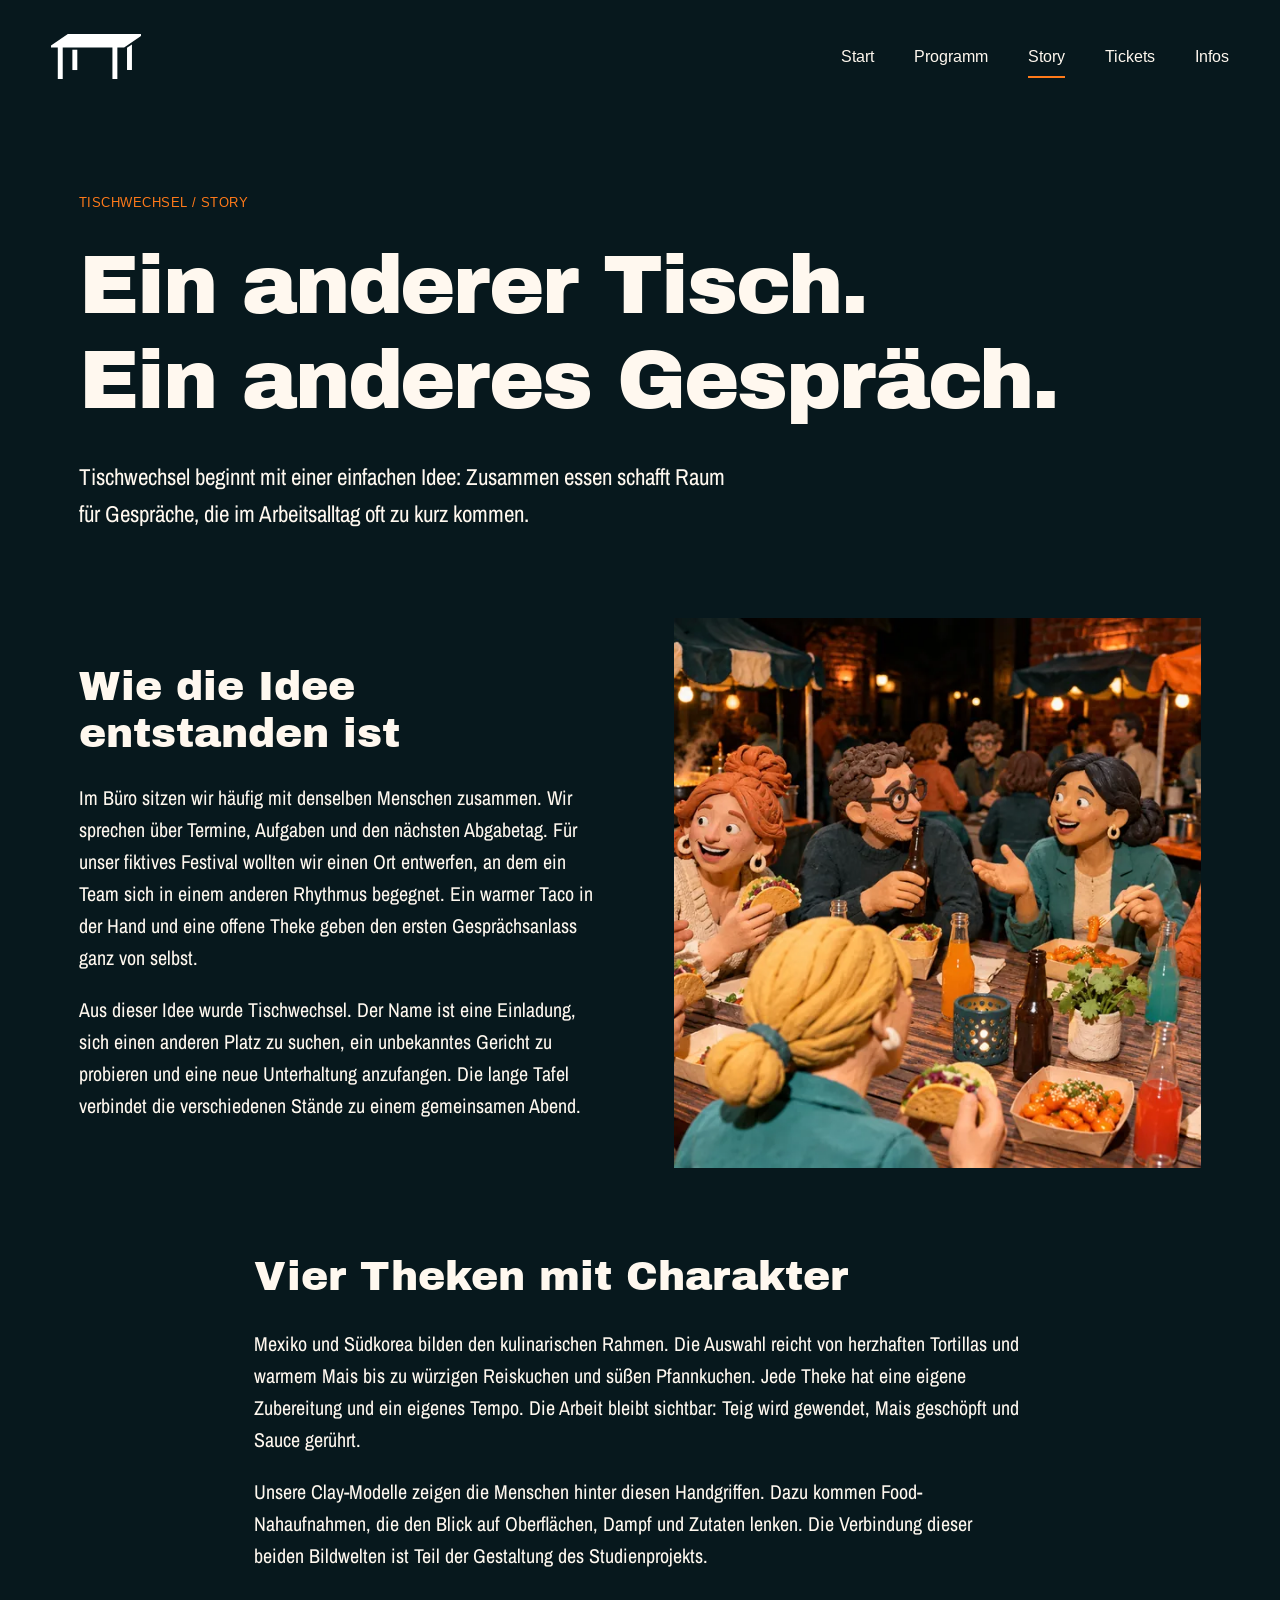
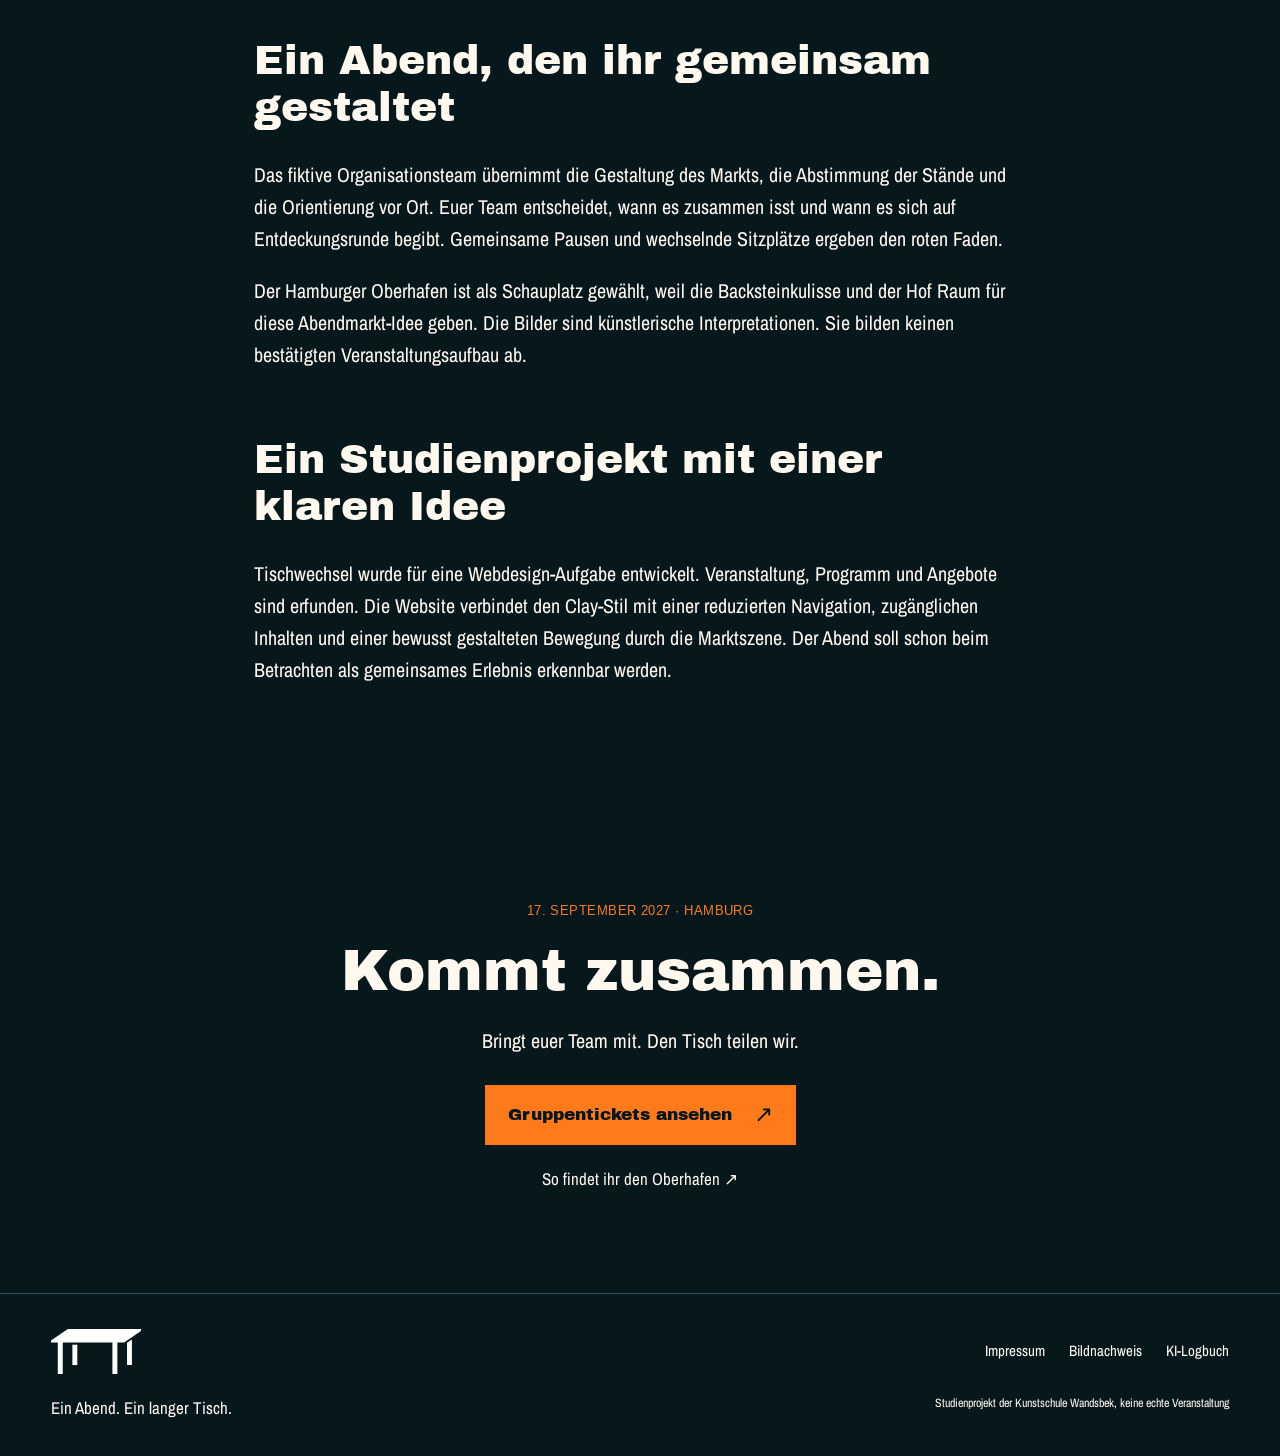
<file: story.html>
<!doctype html>
<html lang="de"><head><meta charset="utf-8"><meta name="viewport" content="width=device-width,initial-scale=1"><title>Unsere Story – Gemeinsam an einem Tisch</title><meta name="description" content="Warum Tischwechsel Menschen an eine lange Tafel bringt: die Geschichte unseres fiktiven Streetfood-Abendmarkts mit Mexiko und Südkorea."><link rel="icon" href="images/favicon.png" type="image/png"><link rel="apple-touch-icon" sizes="180x180" href="images/apple-touch-icon.png"><link rel="stylesheet" href="css/style.css"><script src="js/site.js" defer></script></head><body><a class="skip-link" href="#inhalt">Zum Inhalt springen</a><header class="site-header"><a href="index.html" class="brand" aria-label="Tischwechsel – Startseite"><img src="images/logo.svg" alt="Tischwechsel" width="6184" height="3097" class=""></a><button class="menu-toggle" aria-expanded="false" aria-controls="hauptnavigation" hidden>Menü <span aria-hidden="true">+</span></button><nav id="hauptnavigation" aria-label="Hauptnavigation"><a href="index.html">Start</a><a href="programm.html">Programm</a><a href="story.html" aria-current="page">Story</a><a href="tickets.html">Tickets</a><a href="infos.html">Infos</a></nav></header><main id="inhalt" tabindex="-1"><section class="page-intro"><p class="eyebrow">Tischwechsel / Story</p><h1>Ein anderer Tisch.<br>Ein anderes Gespräch.</h1><p>Tischwechsel beginnt mit einer einfachen Idee: Zusammen essen schafft Raum für Gespräche, die im Arbeitsalltag oft zu kurz kommen.</p></section><section class="story-split"><div><h2>Wie die Idee entstanden ist</h2><p>Im Büro sitzen wir häufig mit denselben Menschen zusammen. Wir sprechen über Termine, Aufgaben und den nächsten Abgabetag. Für unser fiktives Festival wollten wir einen Ort entwerfen, an dem ein Team sich in einem anderen Rhythmus begegnet. Ein warmer Taco in der Hand und eine offene Theke geben den ersten Gesprächsanlass ganz von selbst.</p><p>Aus dieser Idee wurde Tischwechsel. Der Name ist eine Einladung, sich einen anderen Platz zu suchen, ein unbekanntes Gericht zu probieren und eine neue Unterhaltung anzufangen. Die lange Tafel verbindet die verschiedenen Stände zu einem gemeinsamen Abend.</p></div><img src="images/gaeste-gemeinsame-tafel.webp" alt="Clay-Team beim gemeinsamen Essen an der langen Tafel" width="1200" height="800" class="" loading="lazy"></section><section class="content-section narrow"><h2>Vier Theken mit Charakter</h2><p>Mexiko und Südkorea bilden den kulinarischen Rahmen. Die Auswahl reicht von herzhaften Tortillas und warmem Mais bis zu würzigen Reiskuchen und süßen Pfannkuchen. Jede Theke hat eine eigene Zubereitung und ein eigenes Tempo. Die Arbeit bleibt sichtbar: Teig wird gewendet, Mais geschöpft und Sauce gerührt.</p><p>Unsere Clay-Modelle zeigen die Menschen hinter diesen Handgriffen. Dazu kommen Food-Nahaufnahmen, die den Blick auf Oberflächen, Dampf und Zutaten lenken. Die Verbindung dieser beiden Bildwelten ist Teil der Gestaltung des Studienprojekts.</p><h2>Ein Abend, den ihr gemeinsam gestaltet</h2><p>Das fiktive Organisationsteam übernimmt die Gestaltung des Markts, die Abstimmung der Stände und die Orientierung vor Ort. Euer Team entscheidet, wann es zusammen isst und wann es sich auf Entdeckungsrunde begibt. Gemeinsame Pausen und wechselnde Sitzplätze ergeben den roten Faden.</p><p>Der Hamburger Oberhafen ist als Schauplatz gewählt, weil die Backsteinkulisse und der Hof Raum für diese Abendmarkt-Idee geben. Die Bilder sind künstlerische Interpretationen. Sie bilden keinen bestätigten Veranstaltungsaufbau ab.</p><h2>Ein Studienprojekt mit einer klaren Idee</h2><p>Tischwechsel wurde für eine Webdesign-Aufgabe entwickelt. Veranstaltung, Programm und Angebote sind erfunden. Die Website verbindet den Clay-Stil mit einer reduzierten Navigation, zugänglichen Inhalten und einer bewusst gestalteten Bewegung durch die Marktszene. Der Abend soll schon beim Betrachten als gemeinsames Erlebnis erkennbar werden.</p></section><section class="closing"><p class="eyebrow">17. September 2027 · Hamburg</p><h2>Kommt zusammen.</h2><p>Bringt euer Team mit. Den Tisch teilen wir.</p><a class="button" href="tickets.html">Gruppentickets ansehen<span aria-hidden="true">↗</span></a><a class="text-link" href="infos.html#anfahrt">So findet ihr den Oberhafen ↗</a></section></main><footer class="site-footer"><a class="brand" href="index.html"><img src="images/logo.svg" alt="Tischwechsel" width="6184" height="3097" class="" loading="lazy"> </a><p>Ein Abend. Ein langer Tisch.</p><div><a href="infos.html#impressum">Impressum</a><a href="infos.html#bildnachweis">Bildnachweis</a><a href="logbuch.pdf">KI-Logbuch</a></div><small>Studienprojekt der Kunstschule Wandsbek, keine echte Veranstaltung</small></footer></body></html>
</file>
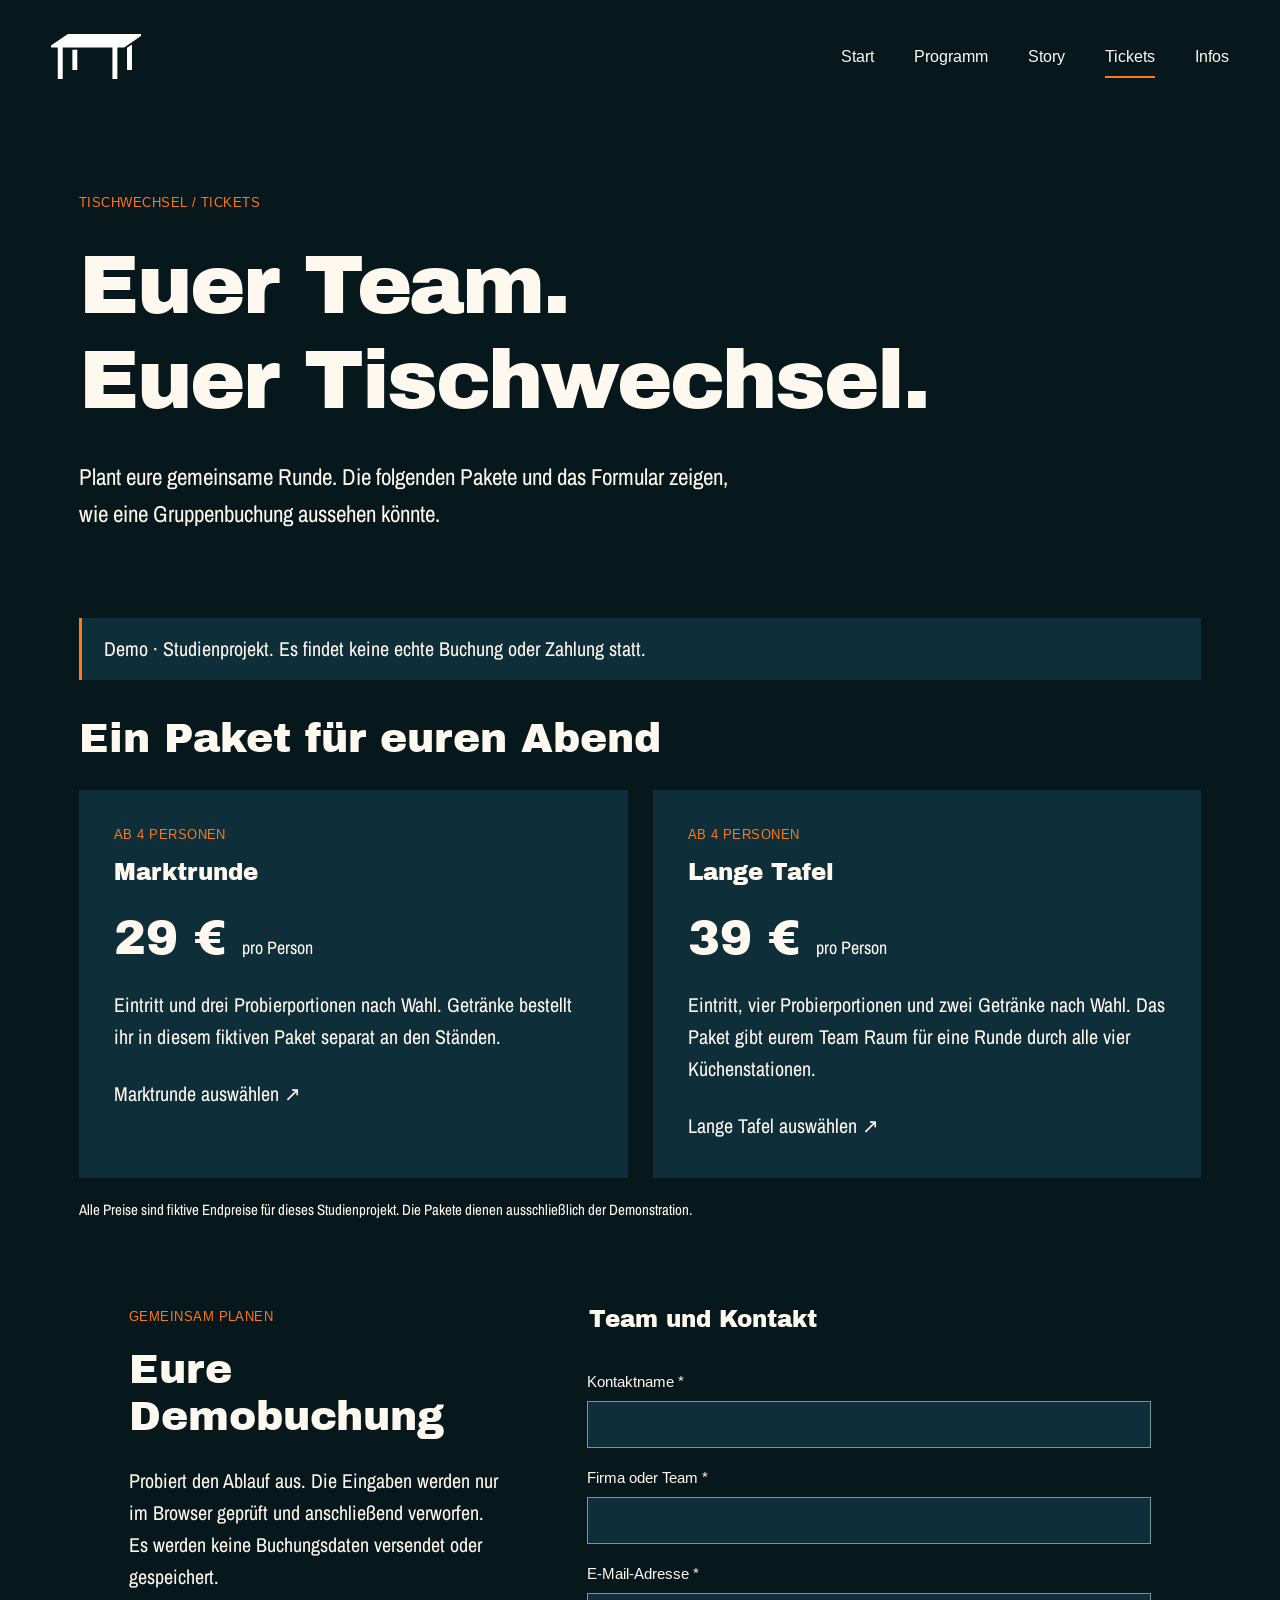
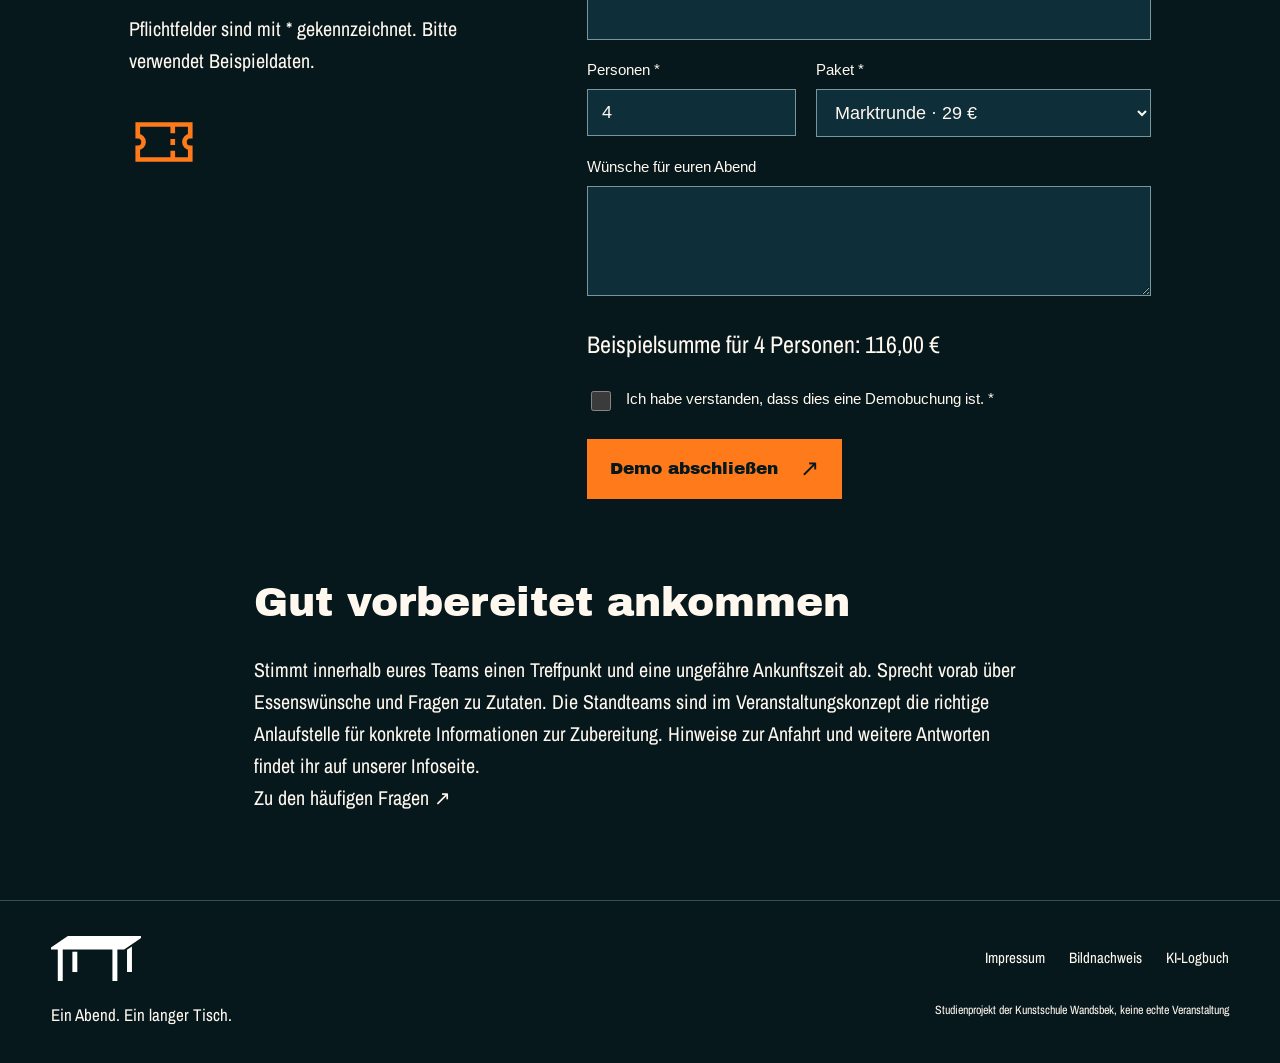
<file: tickets.html>
<!doctype html>
<html lang="de"><head><meta charset="utf-8"><meta name="viewport" content="width=device-width,initial-scale=1"><title>Gruppentickets – Tischwechsel Hamburg</title><meta name="description" content="Plant euren Teamabend im Oberhafen. Vergleicht die fiktiven Ticketpakete und probiert das Demoformular für Tischwechsel am 17. September 2027 aus."><link rel="icon" href="images/favicon.png" type="image/png"><link rel="apple-touch-icon" sizes="180x180" href="images/apple-touch-icon.png"><link rel="stylesheet" href="css/style.css"><script src="js/site.js" defer></script></head><body><a class="skip-link" href="#inhalt">Zum Inhalt springen</a><header class="site-header"><a href="index.html" class="brand" aria-label="Tischwechsel – Startseite"><img src="images/logo.svg" alt="Tischwechsel" width="6184" height="3097" class=""></a><button class="menu-toggle" aria-expanded="false" aria-controls="hauptnavigation" hidden>Menü <span aria-hidden="true">+</span></button><nav id="hauptnavigation" aria-label="Hauptnavigation"><a href="index.html">Start</a><a href="programm.html">Programm</a><a href="story.html">Story</a><a href="tickets.html" aria-current="page">Tickets</a><a href="infos.html">Infos</a></nav></header><main id="inhalt" tabindex="-1"><section class="page-intro"><p class="eyebrow">Tischwechsel / Tickets</p><h1>Euer Team.<br>Euer Tischwechsel.</h1><p>Plant eure gemeinsame Runde. Die folgenden Pakete und das Formular zeigen, wie eine Gruppenbuchung aussehen könnte.</p></section><section class="content-section"><p class="notice">Demo · Studienprojekt. Es findet keine echte Buchung oder Zahlung statt.</p><h2>Ein Paket für euren Abend</h2><div class="price-grid"><article><p class="eyebrow">Ab 4 Personen</p><h3>Marktrunde</h3><p class="price">29 € <small>pro Person</small></p><p>Eintritt und drei Probierportionen nach Wahl. Getränke bestellt ihr in diesem fiktiven Paket separat an den Ständen.</p><a href="#formular" class="text-link">Marktrunde auswählen ↗</a></article><article><p class="eyebrow">Ab 4 Personen</p><h3>Lange Tafel</h3><p class="price">39 € <small>pro Person</small></p><p>Eintritt, vier Probierportionen und zwei Getränke nach Wahl. Das Paket gibt eurem Team Raum für eine Runde durch alle vier Küchenstationen.</p><a href="#formular" class="text-link">Lange Tafel auswählen ↗</a></article></div><p class="small">Alle Preise sind fiktive Endpreise für dieses Studienprojekt. Die Pakete dienen ausschließlich der Demonstration.</p></section><section class="form-section" id="formular"><div><p class="eyebrow">Gemeinsam planen</p><h2>Eure Demobuchung</h2><p>Probiert den Ablauf aus. Die Eingaben werden nur im Browser geprüft und anschließend verworfen. Es werden keine Buchungsdaten versendet oder gespeichert.</p><p>Pflichtfelder sind mit * gekennzeichnet. Bitte verwendet Beispieldaten.</p><img src="images/icon-ticket.svg" alt="" width="90" height="90" class="" loading="lazy"></div><form id="ticket-form" action="tickets.html#formular" method="get"><fieldset><legend>Team und Kontakt</legend><label for="contact">Kontaktname *</label><input id="contact" type="text" autocomplete="off" required maxlength="80"><label for="company">Firma oder Team *</label><input id="company" type="text" required maxlength="100"><label for="email">E-Mail-Adresse *</label><input id="email" type="email" required autocomplete="off"><div class="form-row"><div><label for="people">Personen *</label><input id="people" type="number" min="4" max="80" value="4" required></div><div><label for="package">Paket *</label><select id="package" required><option value="29">Marktrunde · 29 €</option><option value="39">Lange Tafel · 39 €</option></select></div></div><label for="message">Wünsche für euren Abend</label><textarea id="message" rows="4" maxlength="500"></textarea></fieldset><p id="total" class="total" aria-live="polite">Beispielsumme für 4 Personen: 116 €</p><label class="checkbox"><input id="demo-consent" type="checkbox" required>Ich habe verstanden, dass dies eine Demobuchung ist. *</label><button class="button" type="submit">Demo abschließen <span aria-hidden="true">↗</span></button><p id="form-status" role="status" tabindex="-1"></p><noscript><p>Ohne JavaScript prüft der Browser die Pflichtfelder. Der Button lädt diese Demoseite erneut. Eingaben werden nicht übertragen, es entsteht keine Buchung.</p></noscript></form></section><section class="content-section narrow"><h2>Gut vorbereitet ankommen</h2><p>Stimmt innerhalb eures Teams einen Treffpunkt und eine ungefähre Ankunftszeit ab. Sprecht vorab über Essenswünsche und Fragen zu Zutaten. Die Standteams sind im Veranstaltungskonzept die richtige Anlaufstelle für konkrete Informationen zur Zubereitung. Hinweise zur Anfahrt und weitere Antworten findet ihr auf unserer Infoseite.</p><a href="infos.html#faq" class="text-link">Zu den häufigen Fragen ↗</a></section></main><footer class="site-footer"><a class="brand" href="index.html"><img src="images/logo.svg" alt="Tischwechsel" width="6184" height="3097" class="" loading="lazy"> </a><p>Ein Abend. Ein langer Tisch.</p><div><a href="infos.html#impressum">Impressum</a><a href="infos.html#bildnachweis">Bildnachweis</a><a href="logbuch.pdf">KI-Logbuch</a></div><small>Studienprojekt der Kunstschule Wandsbek, keine echte Veranstaltung</small></footer></body></html>
</file>
<file: css/style.css>
@font-face{font-family:Archivo Black;src:url('../fonts/archivo-black.woff2') format('woff2');font-weight:400;font-display:swap}
@font-face{font-family:Archivo Narrow;src:url('../fonts/archivo-narrow.woff2') format('woff2');font-weight:400;font-display:swap}
@font-face{font-family:Navigation;src:url('../fonts/liberation-sans.woff2') format('woff2');font-weight:400;font-display:swap}
:root{--dunkel:#0E2F3A;--hell:#FFF8EF;--akzent-1:#FF7A1A;--akzent-2:#1FA4A4;--background:#07181d;--progress:0;color-scheme:dark}
*{box-sizing:border-box}html{scroll-behavior:smooth;scroll-padding-top:30px}body{margin:0;background:var(--background);color:var(--hell);font-family:'Archivo Narrow',sans-serif;font-size:20px;line-height:1.6}img{display:block;max-width:100%;height:auto}a{color:inherit;text-decoration:none}button,input,select,textarea{font:inherit}button,a,input,select,textarea,summary{-webkit-tap-highlight-color:transparent}:focus-visible{outline:3px solid var(--akzent-1);outline-offset:6px}button{cursor:pointer}h1,h2,h3,p,figure{margin:0}h1,h2,h3{line-height:1.15}h1,h2,h3,.button{font-family:'Archivo Black',sans-serif;font-weight:400}h2{font-size:clamp(30px,3.2vw,48px)}h3{font-size:23px}p+p{margin-top:20px}a.text-link{display:inline-block;border-bottom:1px solid transparent;transition:border-color .18s,transform .18s}.text-link:hover{border-color:var(--akzent-1);transform:translateY(-2px)}.button{display:inline-flex;align-items:center;justify-content:center;gap:22px;min-height:54px;padding:15px 23px;background:var(--akzent-1);color:var(--background);font-size:17px;line-height:1.3;border:0;transition:transform .18s,background .18s}.button:hover{transform:translateY(-3px);background:#ff9447}.button span{font-size:23px}.eyebrow{font-family:Navigation,sans-serif;font-size:13px;line-height:1.5;color:var(--akzent-1);text-transform:uppercase;letter-spacing:.035em}.skip-link{position:absolute;top:-100px;left:20px;z-index:20;background:var(--hell);color:var(--dunkel);padding:12px 20px}.skip-link:focus{top:12px}.site-header{display:flex;align-items:center;justify-content:space-between;gap:35px;max-width:1600px;margin:auto;padding:34px 4%;position:relative;z-index:5}.brand{display:inline-block;flex-shrink:0}.brand img{width:90px;height:auto}.site-header nav{display:flex;align-items:center;gap:40px;font:16px/1.5 Navigation,sans-serif}.site-header nav a{position:relative;padding:9px 0}.site-header nav a::after{content:'';height:2px;background:var(--akzent-1);position:absolute;left:0;right:0;bottom:0;transform:scaleX(0);transform-origin:left;transition:transform .18s}.site-header nav a:hover::after,.site-header nav a[aria-current=page]::after{transform:scaleX(1)}.menu-toggle{display:none;border:0;background:none;color:var(--hell);font:15px Navigation,sans-serif;padding:12px}.menu-toggle[hidden]{display:none}.hero{position:relative;min-height:750px;height:calc(100vw * .57);max-height:1000px;overflow:hidden;isolation:isolate}.hero-copy{text-align:center;position:relative;z-index:2;padding:35px 5% 0}.hero-title{margin:40px auto 30px;max-width:1200px;width:88%}.hero-title img{width:100%;height:auto}.event-date{font-size:16px;text-transform:uppercase}.hero .button{margin-top:35px}.hero .text-link{display:table;margin:18px auto 0;font-size:18px}.hero-art{position:absolute;inset:75px 0 -70px;z-index:-1;overflow:hidden}.parallax-layer{position:absolute;bottom:0;left:50%;width:100%;height:100%;max-width:none;object-fit:cover;object-position:center bottom;transform:translate(-50%,0);transform-origin:50% 80%}.layer-0{transform:translate(-50%,calc(var(--progress) * -10px)) scale(1.025);filter:blur(calc(var(--progress) * 5px))}.layer-1{transform:translate(-50%,calc(var(--progress) * -20px));filter:blur(calc(var(--progress) * 3px))}.layer-2{transform:translate(-50%,calc(var(--progress) * -35px));filter:blur(calc(var(--progress) * .5px))}.layer-3{transform:translate(-50%,calc(var(--progress) * -50px))}.market-intro{text-align:center;max-width:740px;margin:auto;padding:110px 25px 60px}.market-intro h2{color:var(--akzent-1);font-size:clamp(36px,4.5vw,64px);margin:20px 0}.market-intro>p:not(.eyebrow){max-width:540px;margin:auto}.steam{display:block;width:50px;height:50px;margin:35px auto 0}.stand-section{max-width:1250px;margin:60px auto 120px;padding:0 5%}.stand-layout{display:grid;grid-template-columns:1fr 1.15fr;align-items:center;gap:8%;min-height:380px}.stand-copy h2{text-transform:uppercase;margin:18px 0 22px}.stand-copy h3{font-size:20px;margin-bottom:20px}.stand-copy>p:last-child{max-width:480px;font-size:21px}.stand-image{width:100%}.stand-section.reverse .stand-copy{grid-column:2;grid-row:1}.stand-section.reverse .stand-image{grid-column:1;grid-row:1}.food-figure{margin-top:45px}.food-figure>img{width:100%;height:clamp(240px,28vw,390px);object-fit:cover}.food-figure figcaption{display:flex;justify-content:space-between;gap:20px;align-items:center;padding:15px 0;font-size:17px}.film-note{font-size:13px;color:var(--hell);opacity:.8}.love{max-width:1250px;margin:auto;padding:40px 5% 100px}.love>h2,.love>.eyebrow,.love>.disclosure{text-align:center}.love h2{color:var(--akzent-1);margin:18px 0}.disclosure{font-size:14px}.love-grid{display:grid;grid-template-columns: .9fr 1.4fr;gap:30px;margin-top:55px;align-items:stretch}.love-photo{height:100%;width:100%;object-fit:cover}.quotes{display:grid;grid-template-columns:1fr 1fr;gap:18px}.quotes blockquote{background:var(--dunkel);margin:0;padding:25px 22px;display:flex;align-items:center;font-size:22px;line-height:1.35}.quotes blockquote:nth-child(2n){transition-delay:.06s}.drinks{display:grid;grid-template-columns:1fr 1fr;gap:8%;max-width:1250px;margin:30px auto 0;padding:0 5%;align-items:center}.drinks h2{margin:18px 0 22px}.drinks dl{display:grid;grid-template-columns:1fr 1fr;gap:8px 25px}.drinks dt{font-size:16px;color:var(--akzent-1);margin-top:18px}.drinks dd{margin:0;font-size:18px;grid-row:auto}.drinks dt:nth-of-type(1){grid-column:1;grid-row:1}.drinks dd:nth-of-type(1){grid-column:1;grid-row:2}.drinks dt:nth-of-type(2){grid-column:2;grid-row:1}.drinks dd:nth-of-type(2){grid-column:2;grid-row:2}.drinks dt:nth-of-type(3){grid-column:1;grid-row:3}.drinks dd:nth-of-type(3){grid-column:1;grid-row:4}.drinks dt:nth-of-type(4){grid-column:2;grid-row:3}.drinks dd:nth-of-type(4){grid-column:2;grid-row:4}.drinks>img{width:100%;height:420px;object-fit:cover}.closing{text-align:center;padding:130px 25px 100px}.closing h2{margin:18px 0 20px;font-size:clamp(35px,4.5vw,64px)}.closing .button{margin:28px 0 20px}.closing .text-link{display:table;margin:auto;font-size:17px}.site-footer{max-width:1400px;border-top:1px solid #31505a;margin:0 auto;padding:35px 4%;display:grid;grid-template-columns:1fr 1fr;gap:20px}.site-footer>.brand{grid-column:1}.site-footer>p{grid-column:1;font-size:17px}.site-footer>div{grid-column:2;grid-row:1;display:flex;align-items:center;justify-content:flex-end;gap:24px;font-size:15px}.site-footer small{grid-column:2;font-size:12px;text-align:right}.site-footer a:hover{text-decoration:underline}.page-intro{max-width:1250px;padding:80px 5% 85px;margin:auto}.page-intro h1{font-size:clamp(42px,6.5vw,88px);margin:25px 0 30px;letter-spacing:-.025em}.page-intro>p:last-child{max-width:650px;font-size:23px}.content-section{max-width:1250px;margin:0 auto 85px;padding:0 5%}.content-section h2{margin-bottom:28px}.content-section h3{margin:35px 0 18px}.content-section.narrow{max-width:900px}.content-section.narrow h2:not(:first-child){margin-top:65px}.schedule{margin-top:45px}.schedule>div{display:grid;grid-template-columns:1fr 1.1fr;gap:45px;padding:30px 0;border-top:1px solid #31505a}.schedule dt{display:flex;gap:25px;align-items:baseline;font-family:'Archivo Black',sans-serif;font-size:21px}.schedule time{color:var(--akzent-1);font-family:Navigation,sans-serif;font-size:18px}.schedule dd{margin:0}.story-split{display:grid;grid-template-columns:1fr 1fr;gap:6%;max-width:1250px;margin:0 auto 85px;padding:0 5%;align-items:center}.story-split h2{margin-bottom:25px}.story-split img{height:550px;object-fit:cover}.notice{border-left:3px solid var(--akzent-1);padding:15px 22px;background:var(--dunkel);margin-bottom:35px}.price-grid{display:grid;grid-template-columns:1fr 1fr;gap:25px}.price-grid article{background:var(--dunkel);padding:35px}.price-grid h3{margin:16px 0}.price{font:48px 'Archivo Black',sans-serif;margin:25px 0}.price small{font:18px 'Archivo Narrow',sans-serif}.price-grid .text-link{margin-top:25px}.small{font-size:15px;margin-top:20px}.form-section{display:grid;grid-template-columns:.8fr 1.2fr;gap:8%;max-width:1150px;margin:80px auto;padding:0 5%}.form-section h2{margin:20px 0 25px}.form-section>div>img{margin-top:30px;width:70px}fieldset{border:0;padding:0;margin:0}legend{font:23px 'Archivo Black',sans-serif;margin-bottom:20px}label{display:block;margin:18px 0 7px;font-family:Navigation,sans-serif;font-size:15px}input,select,textarea{width:100%;background:var(--dunkel);color:var(--hell);border:1px solid #78979b;border-radius:0;padding:12px 14px;font:18px Navigation,sans-serif;min-width:0}textarea{resize:vertical}.form-row{display:grid;grid-template-columns:1fr 1.6fr;gap:20px}.checkbox{display:flex;gap:12px;align-items:start;line-height:1.5;margin:25px 0}.checkbox input{width:20px;height:20px;flex-shrink:0;accent-color:var(--akzent-1)}.total{margin-top:20px;font-size:24px}#form-status:not(:empty){padding:20px;border-left:3px solid var(--akzent-2);background:var(--dunkel);margin-top:25px}.info-heading{display:flex;align-items:center;gap:25px;margin-bottom:25px}.info-heading h2{margin:0}.two-columns{display:grid;grid-template-columns:1fr 1fr;gap:8%}.two-columns h3{margin-top:0}details{border-top:1px solid #31505a;padding:20px 0}details:last-of-type{border-bottom:1px solid #31505a}summary{cursor:pointer;font-size:23px;line-height:1.4;padding-right:25px}details p{margin-top:20px}.credits>div{display:grid;grid-template-columns:1fr 1.5fr;gap:30px;border-top:1px solid #31505a;padding:14px 0}.credits dt{overflow-wrap:anywhere}.credits dd{margin:0}.error-content{max-width:1150px;display:grid;grid-template-columns:1fr 1fr;gap:50px;margin:0 auto 100px;padding:0 5%;align-items:center}.error-content p{margin:25px 0}.reveal{transition:opacity .65s ease,transform .65s cubic-bezier(.2,.7,.2,1)}.reveal-pending{opacity:0;transform:translateY(20px)}.stand-image.reveal-pending{transform:translateX(35px)}.reverse .stand-image.reveal-pending{transform:translateX(-35px)}
@media(max-width:900px){.site-header{flex-wrap:wrap;padding:25px 5%}.brand img{width:76px}.site-header nav{gap:25px;font-size:15px}.hero{height:750px}.hero-copy{padding-top:45px}.hero-title{width:100%;margin-top:35px}.hero-art{inset:180px -15% -45px}.hero .eyebrow{font-size:11px}.stand-layout{gap:5%}.stand-copy h2{font-size:32px}.stand-copy>p:last-child{font-size:19px}.quotes blockquote{font-size:19px;padding:20px}.drinks{gap:5%}.story-split img{height:480px}.schedule dt{display:block}.schedule time{display:block;margin-bottom:10px}}
@media(max-width:650px){body{font-size:19px}.site-header{gap:15px}.site-header nav{width:100%;justify-content:space-between;gap:10px;font-size:14px}.menu-toggle:not([hidden]){display:block}.site-header.menu-ready nav{display:none}.site-header.menu-ready.menu-open nav{display:flex;flex-wrap:wrap;padding-top:15px}.hero{min-height:650px;height:700px}.hero-copy{padding:35px 5% 0}.hero-title{margin:35px auto 30px;width:100%}.hero-title img{min-height:50px;object-fit:contain}.event-date{max-width:280px;margin:auto;font-size:14px;line-height:1.8}.hero .eyebrow{max-width:300px;margin:auto;line-height:1.8}.hero .button{margin-top:25px;font-size:15px}.hero .text-link{font-size:16px}.hero-art{inset:265px -43% -25px}.layer-0{filter:blur(calc(var(--progress) * 2px))}.layer-1{filter:blur(calc(var(--progress) * 1px))}.market-intro{padding:70px 25px 35px}.market-intro h2{font-size:40px}.stand-section{padding:0 6%;margin:45px auto 80px}.stand-layout{display:flex;flex-direction:column;gap:20px;align-items:stretch}.stand-copy{display:contents}.stand-copy .eyebrow{order:0}.stand-copy h2{order:1;font-size:35px;margin:0 0 5px}.stand-image{order:2;margin:10px 0 20px}.stand-copy h3{order:3;margin:0}.stand-copy>p:last-child{order:4;font-size:20px}.food-figure{margin-top:30px}.food-figure>img{height:250px}.food-figure figcaption{display:block;padding:13px 0;font-size:16px}.film-note{display:block;font-size:12px;margin-top:5px}.love{padding:30px 6% 70px}.love h2{font-size:32px}.love-grid{grid-template-columns:1fr;gap:20px;margin-top:30px}.love-photo{height:290px}.quotes{gap:12px}.quotes blockquote{padding:18px 15px;font-size:20px;min-height:110px}.drinks{grid-template-columns:1fr;padding:0 6%;gap:30px}.drinks>img{height:290px}.closing{padding:80px 6%}.site-footer{grid-template-columns:1fr;padding:30px 6%}.site-footer>div,.site-footer small{grid-column:1;grid-row:auto;justify-content:flex-start;text-align:left;flex-wrap:wrap}.page-intro{padding:55px 6% 60px}.page-intro h1{font-size:43px}.page-intro>p:last-child{font-size:21px}.content-section{padding:0 6%;margin-bottom:60px}.schedule>div{grid-template-columns:1fr;gap:15px;padding:25px 0}.schedule dt{display:flex;gap:20px;align-items:baseline;font-size:20px}.schedule time{margin:0}.story-split,.price-grid,.form-section,.two-columns,.error-content{grid-template-columns:1fr}.story-split{gap:30px;padding:0 6%}.story-split img{height:350px}.price-grid article{padding:25px}.form-section{padding:0 6%;gap:35px;margin:60px auto}.form-row{grid-template-columns:1fr 1.3fr;gap:12px}.credits>div{grid-template-columns:1fr;gap:5px}.info-heading{gap:15px}.info-heading img{width:42px}.info-heading h2{font-size:28px}.two-columns{gap:30px}.error-content{gap:25px}.steam{margin-top:20px}}
@media(prefers-reduced-motion:reduce){html{scroll-behavior:auto}*,*::before,*::after{animation:none!important;transition:none!important}.parallax-layer{transform:translate(-50%,0)!important;filter:none!important}.reveal,.reveal-pending{opacity:1!important;transform:none!important}}
@media print{.site-header,.site-footer,.skip-link,.menu-toggle,.steam{display:none!important}body{background:white;color:#0e2f3a;font-size:12pt}a{color:inherit}.hero{height:auto;min-height:0}.hero-art{display:none}.hero-copy{padding:20px}.hero-title img{filter:brightness(.15)}.eyebrow{color:#0e2f3a}.stand-section,.content-section,.closing{margin:20px auto;padding:15px}.stand-layout,.story-split,.form-section,.drinks{display:block}.reveal{opacity:1!important;transform:none!important}.food-figure>img,.stand-image{max-height:230px;object-fit:contain}.button{color:#0e2f3a;border:1px solid #0e2f3a;background:none}.love-photo{max-height:250px}.quotes blockquote,.price-grid article,.notice{background:none;border:1px solid #aaa}.hero-title{max-width:600px}details{break-inside:avoid}details::details-content{content-visibility:visible}.page-intro{padding:20px}h1,h2,h3{break-after:avoid}figure{break-inside:avoid}}
</file>
